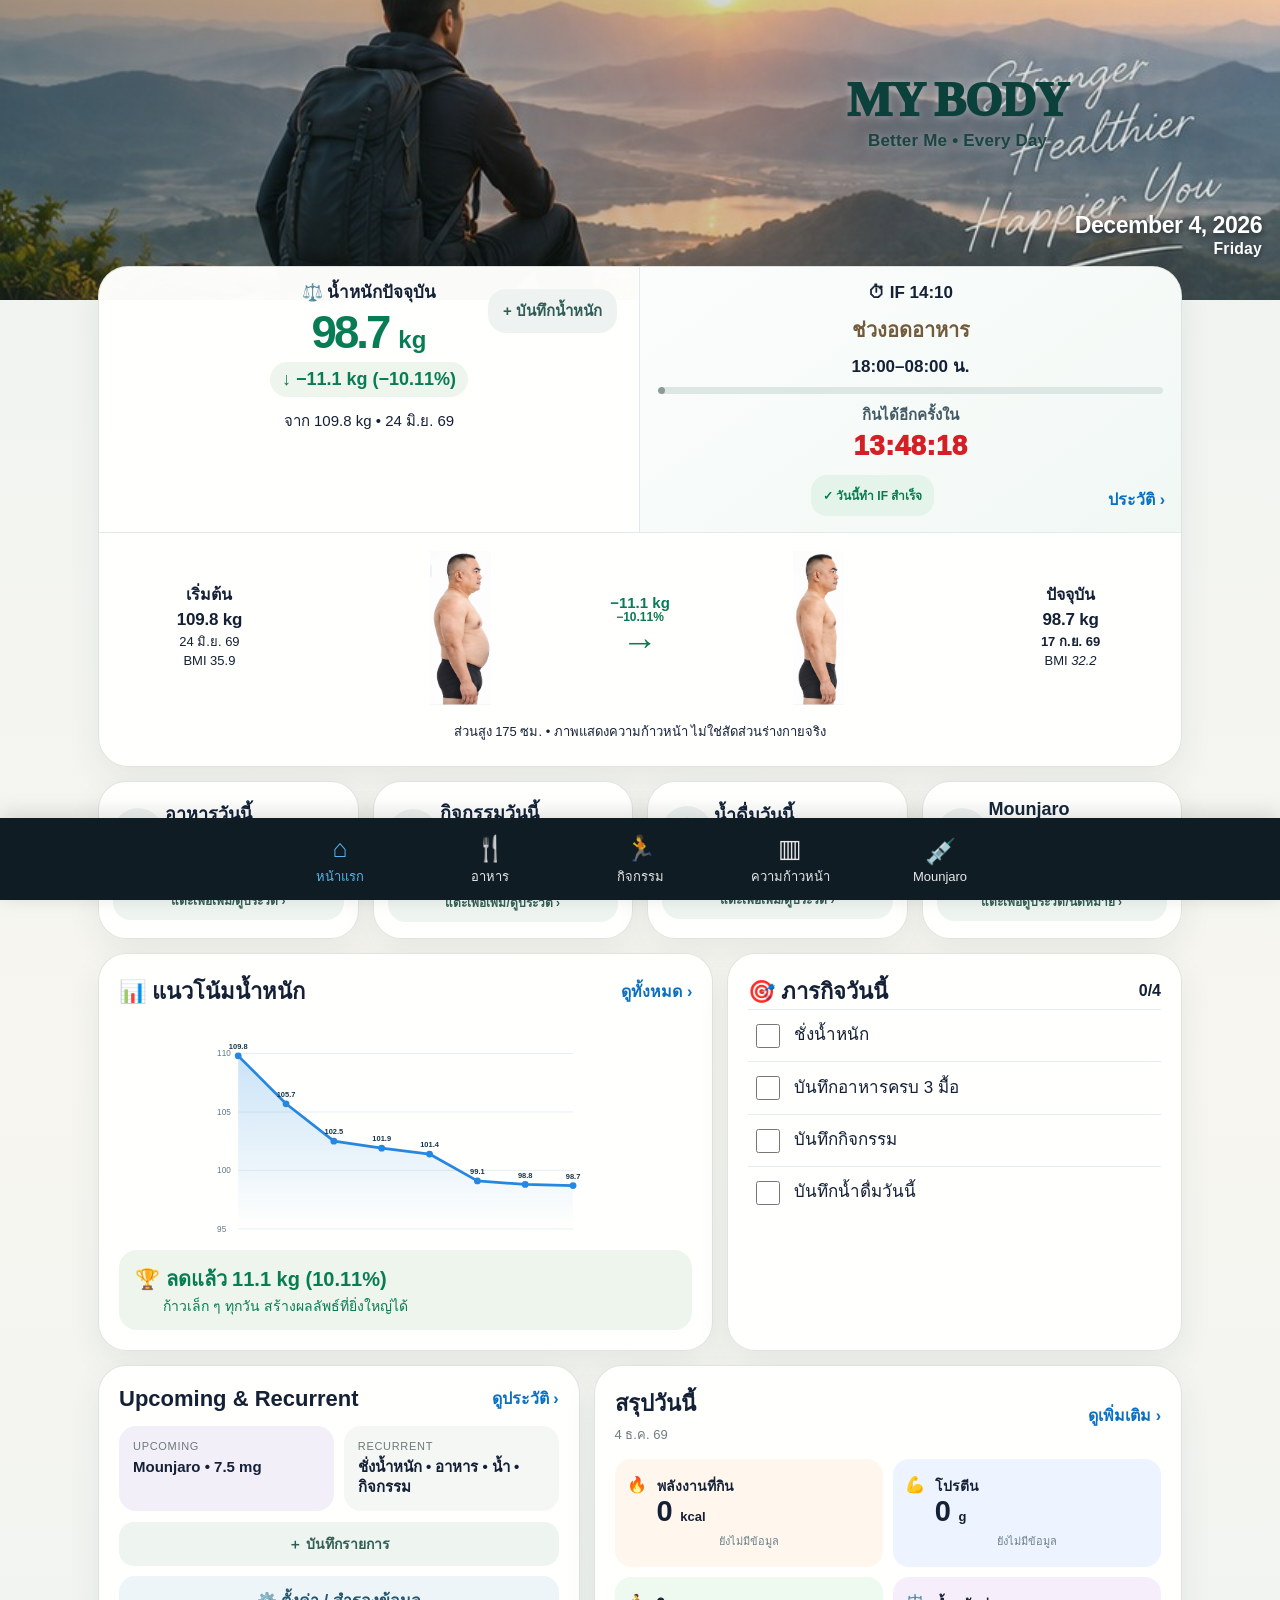
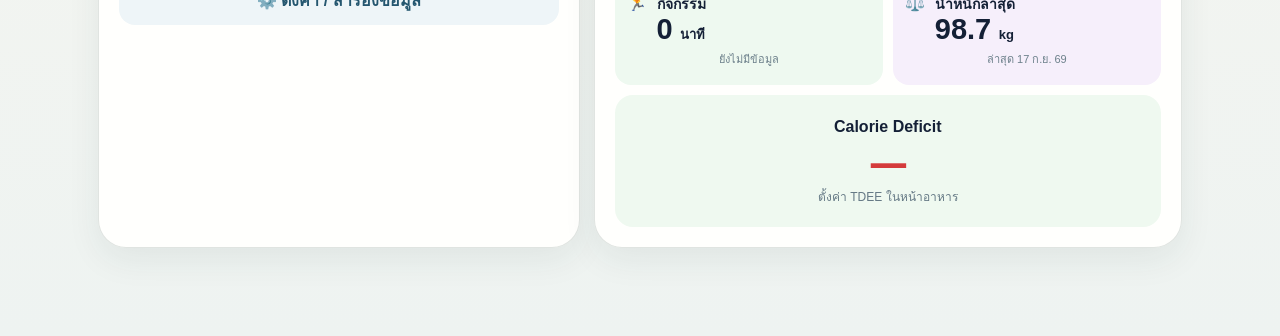
<file: index.html>
<!doctype html><html lang="th"><head><meta charset="utf-8"><meta name="viewport" content="width=device-width,initial-scale=1,viewport-fit=cover,user-scalable=no"><meta name="theme-color" content="#173548"><meta http-equiv="Cache-Control" content="no-cache, no-store, must-revalidate"><meta http-equiv="Pragma" content="no-cache"><meta http-equiv="Expires" content="0"><title>MY BODY V2.5</title><link rel="manifest" href="manifest.json?v=2.5"><link rel="stylesheet" href="style.css?v=2.5"><link rel="icon" type="image/png" sizes="32x32" href="favicon-32.png?v=2.5"><link rel="apple-touch-icon" href="apple-touch-icon.png?v=2.5"><meta name="apple-mobile-web-app-capable" content="yes"></head><body>
<div id="app">
<header class="hero"><div class="heroText"><h1>MY BODY</h1><small>Better Me • Every Day</small></div><button class="dateCard" onclick="openDay()"><b id="todayDate"></b><span id="dow"></span></button></header>
<main>
<section class="card progressHero" onclick="openSection('weight')"><div class="topHealthSplit"><div class="weightBlock"><span class="eyebrow">⚖️ น้ำหนักปัจจุบัน</span><div class="weightNow"><b id="currentWeight">98.7</b><small>kg</small></div><div class="loss" id="lossText">↓ −11.1 kg (−10.11%)</div><p>จาก 109.8 kg • 24 มิ.ย. 69</p><button class="primary" onclick="event.stopPropagation();openAdd('weight')">+ บันทึกน้ำหนัก</button></div><div class="ifBlock" onclick="event.stopPropagation();openSection('if')"><div class="ifHead"><span>⏱ IF 14:10</span></div><b id="ifStatus">ช่วงรับประทานอาหาร</b><p id="ifWindow">08:00–18:00 น.</p><div class="ifProgress" aria-hidden="true"><i id="ifProgressFill"></i></div><span class="ifCountdownLabel" id="ifCountdownLabel">เหลือเวลากินอีก</span><strong id="ifCountdown">กำลังคำนวณ…</strong><button type="button" id="ifMarkBtn" class="ifMarkBtn" onclick="event.stopPropagation();toggleIFToday()">✓ วันนี้ทำ IF สำเร็จ</button><button type="button" class="ifHistoryLink" onclick="event.stopPropagation();openSection('if')">ประวัติ ›</button></div></div><div class="compare"><div><span>เริ่มต้น</span><b>109.8 kg</b><small>24 มิ.ย. 69<br>BMI 35.9</small></div><div class="bodyPhoto start" aria-label="ภาพแสดงความก้าวหน้าช่วงเริ่มต้น"></div><div class="delta"><b id="compareLossKg">−11.1 kg</b><span id="compareLossPct">−10.11%</span><em>→</em></div><div class="bodyPhoto now" aria-label="ภาพแสดงความก้าวหน้าปัจจุบัน"></div><div><span>ปัจจุบัน</span><b id="compareNow">98.7 kg</b><small><span id="compareDate">17 ก.ย. 69</span><br>BMI <i id="bmiNow">32.2</i></small></div><p>ส่วนสูง 175 ซม. • ภาพแสดงความก้าวหน้า ไม่ใช่สัดส่วนร่างกายจริง</p></div></section>
<section class="quickGrid"><button class="quick food" onclick="openSection('food')"><i>🍴</i><span>อาหารวันนี้</span><b id="mealCount">0 / 3 มื้อ</b><em>แตะเพื่อเพิ่ม/ดูประวัติ ›</em></button><button class="quick activity" onclick="openSection('activity')"><i>🏃</i><span>กิจกรรมวันนี้</span><b id="activityToday">0 นาที</b><em>แตะเพื่อเพิ่ม/ดูประวัติ ›</em></button><button class="quick water" onclick="openSection('water')"><i>💧</i><span>น้ำดื่มวันนี้</span><b id="waterToday">0 mL</b><em>แตะเพื่อเพิ่ม/ดูประวัติ ›</em></button><button class="quick mounjaro" onclick="openSection('mounjaro')"><i>💉</i><span>Mounjaro</span><b><small>Upcoming</small> 7.5 mg</b><em>แตะเพื่อดูประวัติ/นัดหมาย ›</em></button></section>
<section class="twoCol"><article class="card chartCard" onclick="openSection('weight')"><div class="head"><h2>📊 แนวโน้มน้ำหนัก</h2><span>ดูทั้งหมด ›</span></div><div id="chart"></div><div class="achievement">🏆 <b id="achievementLoss">ลดแล้ว 11.1 kg (10.11%)</b><small>ก้าวเล็ก ๆ ทุกวัน สร้างผลลัพธ์ที่ยิ่งใหญ่ได้</small></div></article><article class="card mission"><div class="head"><h2>🎯 ภารกิจวันนี้</h2><b id="score">0/4</b></div><label><input type="checkbox" data-task="weight"> ชั่งน้ำหนัก</label><label><input type="checkbox" data-task="food"> บันทึกอาหารครบ 3 มื้อ</label><label><input type="checkbox" data-task="activity"> บันทึกกิจกรรม</label><label><input type="checkbox" data-task="water"> บันทึกน้ำดื่มวันนี้</label></article></section>
<section class="twoCol lower"><article class="card upcomingCard" onclick="openSection('planner')"><div class="head"><h2>Upcoming &amp; Recurrent</h2><span>ดูประวัติ ›</span></div><div class="planPreview"><div><small>UPCOMING</small><b id="upcomingPreview">Mounjaro • 7.5 mg</b></div><div><small>RECURRENT</small><b>ชั่งน้ำหนัก • อาหาร • น้ำ • กิจกรรม</b></div></div><button class="planAdd" onclick="event.stopPropagation();openAdd('planner')">＋ บันทึกรายการ</button><button class="dataTransferBtn" onclick="event.stopPropagation();openBackup()">⚙️ ตั้งค่า / สำรองข้อมูล</button></article><article class="card summary summary19"><div class="head"><div><h2>สรุปวันนี้</h2><small id="summaryDate"></small></div><span onclick="openDay()">ดูเพิ่มเติม ›</span></div><div class="metricGrid19"><p>🔥<span>พลังงานที่กิน</span><b id="kcalToday">0</b><small>kcal</small><em id="kcalDelta">ยังไม่มีข้อมูล</em></p><p>💪<span>โปรตีน</span><b id="proteinToday">0</b><small>g</small><em id="proteinDelta">ยังไม่มีข้อมูล</em></p><p>🏃<span>กิจกรรม</span><b id="sumActivity">0</b><small>นาที</small><em id="activityDelta">ยังไม่มีข้อมูล</em></p><p class="weightMetric" onclick="openSection('weight')">⚖️<span>น้ำหนักล่าสุด</span><b id="summaryWeight">—</b><small>kg</small><em id="summaryWeightDate">—</em></p></div><div class="deficitOnlyCard" onclick="openSection('food')"><span>Calorie Deficit</span><b id="deficitToday">—</b><small id="deficitHint">ตั้งค่า TDEE ในหน้าอาหาร</small></div></article></section>
</main>
<nav><button class="active" onclick="home()">⌂<span>หน้าแรก</span></button><button onclick="openSection('food')">🍴<span>อาหาร</span></button><button onclick="openSection('activity')">🏃<span>กิจกรรม</span></button><button onclick="openSection('weight')">▥<span>ความก้าวหน้า</span></button><button onclick="openSection('mounjaro')">💉<span>Mounjaro</span></button></nav>
</div>
<div id="sheet" class="sheet hidden"><div class="sheetPanel"><div class="sheetTop"><button onclick="closeSheet()">‹ กลับ</button><h2 id="sheetTitle"></h2><button id="addBtn" class="addBtn">＋ เพิ่ม</button></div><div id="sheetBody"></div></div></div>
<div id="modal" class="modal hidden"><form id="entryForm"><div class="modalCard"><div class="modalHead"><h2 id="modalTitle">บันทึก</h2><button type="button" onclick="closeModal()">✕</button></div><div id="formFields"></div><button class="save" type="submit">บันทึกข้อมูล</button></div></form></div>
<script src="app.js?v=2.5"></script></body></html>
</file>
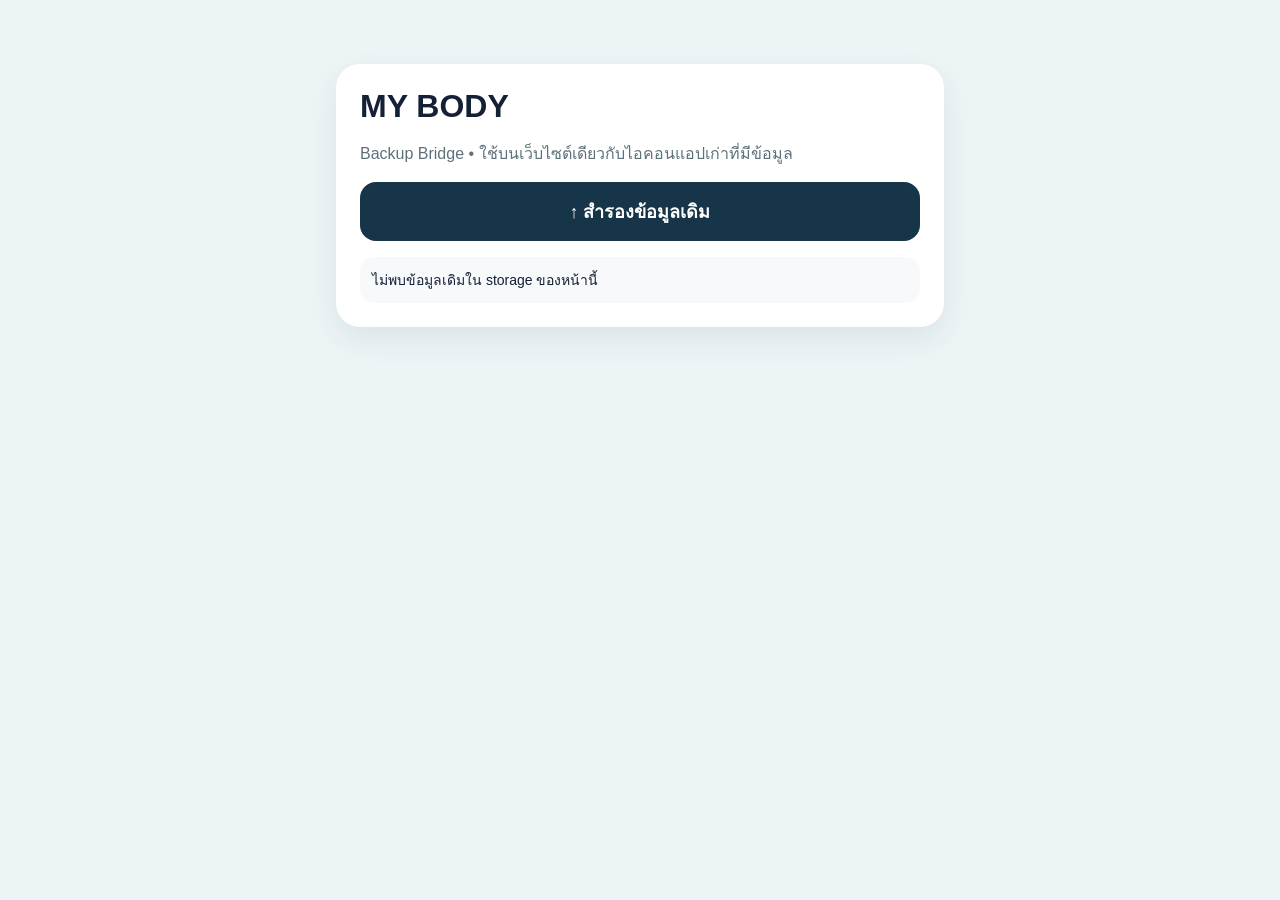
<file: backup.html>
<!doctype html><html lang="th"><head><meta charset="utf-8"><meta name="viewport" content="width=device-width,initial-scale=1,viewport-fit=cover"><meta http-equiv="Cache-Control" content="no-store"><title>MY BODY Backup Bridge</title><style>body{font-family:-apple-system,BlinkMacSystemFont,"Noto Sans Thai",sans-serif;background:#edf4f6;color:#142036;margin:0;padding:24px}.box{max-width:560px;margin:40px auto;background:white;border-radius:24px;padding:24px;box-shadow:0 12px 30px #17354816}.box h1{margin:0 0 8px}.box p{color:#5d717b}.box button{width:100%;border:0;border-radius:16px;padding:15px;background:#173548;color:#fff;font-size:18px;font-weight:900}.status{margin-top:16px;padding:12px;border-radius:14px;background:#f7f9fa;font-size:14px}</style></head><body><div class="box"><h1>MY BODY</h1><p>Backup Bridge • ใช้บนเว็บไซต์เดียวกับไอคอนแอปเก่าที่มีข้อมูล</p><button onclick="exportData()">↑ สำรองข้อมูลเดิม</button><div class="status" id="status">ยังไม่ได้ตรวจข้อมูล</div></div><script>const KEY='mybody_v12_data';const s=document.getElementById('status');function count(o){return `น้ำหนัก ${(o.weights||[]).length} • อาหาร ${(o.foods||[]).length} • กิจกรรม ${(o.activities||[]).length} • น้ำ ${(o.water||[]).length} • Mounjaro ${(o.shots||[]).length}`};try{const r=localStorage.getItem(KEY);s.textContent=r?'พบข้อมูล: '+count(JSON.parse(r)):'ไม่พบข้อมูลเดิมใน storage ของหน้านี้';}catch(e){s.textContent='อ่านข้อมูลไม่ได้'}async function exportData(){try{const raw=localStorage.getItem(KEY);if(!raw){alert('ไม่พบข้อมูลเดิมในหน้านี้');return}const data=JSON.parse(raw),payload={app:'MY BODY',format:1,version:'1.9.5-bridge',exportedAt:new Date().toISOString(),storageKey:KEY,data},text=JSON.stringify(payload,null,2),blob=new Blob([text],{type:'application/json'}),name='MY-BODY-backup.json';if(typeof File!=='undefined'&&navigator.share&&navigator.canShare){const f=new File([blob],name,{type:'application/json'});if(navigator.canShare({files:[f]})){try{await navigator.share({files:[f],title:'MY BODY Backup'});return}catch(e){if(e&&e.name==='AbortError')return}}}const u=URL.createObjectURL(blob),a=document.createElement('a');a.href=u;a.download=name;document.body.appendChild(a);a.click();a.remove();setTimeout(()=>URL.revokeObjectURL(u),1500)}catch(e){alert('สำรองไม่สำเร็จ')}}</script></body></html>
</file>
<file: style.css>
*{box-sizing:border-box}html,body{margin:0;font-family:-apple-system,BlinkMacSystemFont,"Noto Sans Thai","Segoe UI",sans-serif;color:#142036;background:#edf4f6}body{padding-bottom:88px}button,input,select,textarea{font:inherit}.hero{height:285px;position:relative;overflow:hidden;background:linear-gradient(155deg,#1d4a67 0%,#476a72 46%,#d59b56 100%);color:#fff;padding:34px 28px}.sun{position:absolute;width:90px;height:90px;border-radius:50%;right:27%;top:60px;background:radial-gradient(circle,#fffbd2 0,#ffd67a 20%,rgba(255,199,83,.25) 48%,transparent 70%)}.ridge{position:absolute;left:-10%;width:120%;height:180px;border-radius:50% 55% 0 0;transform:rotate(-3deg)}.r1{bottom:-80px;background:#29485a;opacity:.78}.r2{bottom:-118px;background:#173443;opacity:.9;transform:rotate(3deg)}.person{position:absolute;right:19%;bottom:15px;width:84px;height:125px;opacity:.88}.person:before{content:"";position:absolute;top:0;left:29px;width:30px;height:30px;border-radius:50%;background:#101f2b}.person i{position:absolute;top:25px;left:17px;width:55px;height:68px;border-radius:45% 45% 25% 25%;background:#101f2b}.person:after{content:"";position:absolute;top:82px;left:8px;width:78px;height:25px;border-radius:50%;background:#101f2b;transform:rotate(-10deg)}.heroText{position:relative;z-index:2}.hero h1{font-size:52px;margin:0;font-weight:900;letter-spacing:-1px}.hero p{font-size:28px;margin:12px 0 4px;font-weight:650}.hero small{font-size:18px;font-style:italic;opacity:.9}.dateCard{position:absolute;z-index:3;right:24px;top:30px;width:185px;border:0;border-radius:28px;background:rgba(255,255,255,.96);padding:16px;color:#13213b;box-shadow:0 12px 30px #0002}.dateCard span{display:block;font-size:21px;font-weight:800}.dateCard b{display:block;font-size:26px;line-height:1.2;margin:3px 0 9px}.dateCard em{display:block;border-top:2px solid #70c56d;padding-top:8px;font-size:13px;font-style:normal;color:#3b5260}main{max-width:1120px;margin:-28px auto 0;padding:0 18px;position:relative;z-index:4}.card,.quick{background:#fff;border:1px solid #dfe9ee;border-radius:28px;box-shadow:0 10px 28px rgba(32,63,78,.08)}.progressHero{display:grid;grid-template-columns:34% 66%;overflow:hidden}.weightBlock{padding:26px 28px;border-right:1px solid #e1eaee}.eyebrow{font-size:22px;font-weight:800}.weightNow{display:flex;align-items:baseline;gap:10px;margin:8px 0}.weightNow b{font-size:76px;line-height:1;color:#078a56;letter-spacing:-3px}.weightNow small{font-size:30px;font-weight:800;color:#078a56}.loss{display:inline-block;background:#ebfae9;color:#078a56;padding:8px 14px;border-radius:18px;font-size:23px;font-weight:800}.weightBlock p{font-size:17px}.primary,.quick em{border:0;background:#dff2ff;color:#0964aa;border-radius:18px;padding:12px 18px;font-weight:750}.compare{padding:22px 24px;display:grid;grid-template-columns:1fr 82px 1fr 65px 1fr;align-items:center;text-align:center;gap:9px}.compare>div:not(.bodyIcon):not(.delta){display:flex;flex-direction:column;gap:4px}.compare span{font-weight:800}.compare b{font-size:22px}.compare small{font-size:15px;line-height:1.5}.compare>p{grid-column:1/-1;margin:0;font-size:13px}.delta{color:#078a56;display:flex;flex-direction:column}.delta b{font-size:25px}.delta em{font-size:40px;font-style:normal}.bodyIcon{height:126px;position:relative}.bodyIcon:before{content:"";position:absolute;left:50%;top:0;transform:translateX(-50%);width:31px;height:31px;border-radius:50%;background:#344e63}.bodyIcon i{position:absolute;left:50%;top:28px;transform:translateX(-50%);height:68px;background:#344e63;border-radius:42% 42% 30% 30%}.bodyIcon:after{content:"";position:absolute;left:50%;top:88px;transform:translateX(-50%);width:43px;height:38px;border-left:12px solid #344e63;border-right:12px solid #344e63}.bodyIcon.start i{width:66px}.bodyIcon.start:after{width:58px}.bodyIcon.now i{width:45px}.bodyIcon.now:after{width:42px}.quickGrid{display:grid;grid-template-columns:repeat(4,1fr);gap:14px;margin-top:14px}.quick{border:0;padding:18px;text-align:left;min-height:164px;display:grid;grid-template-columns:52px 1fr;grid-template-rows:auto auto auto;align-items:center;cursor:pointer}.quick>i{grid-row:1/3;width:48px;height:48px;border-radius:50%;display:grid;place-items:center;font-style:normal;font-size:25px;background:#eaf5f4}.quick span{font-size:20px;font-weight:850}.quick b{font-size:23px}.quick em{grid-column:1/-1;text-align:center;margin-top:12px;font-style:normal;font-size:14px}.mounjaro span,.mounjaro b{color:#6d2da4}.twoCol{display:grid;grid-template-columns:1.15fr .85fr;gap:14px;margin-top:14px}.twoCol>.card{padding:20px}.head{display:flex;justify-content:space-between;align-items:center;gap:10px}.head h2{margin:0;font-size:22px}.head span{color:#0b6fc2;font-weight:700}#chart{height:235px;margin-top:10px}.achievement{background:#eaf9e9;color:#087b4c;border-radius:18px;padding:13px 16px;font-size:20px}.achievement small{display:block;margin-left:28px;font-size:14px}.mission label{display:block;padding:13px 5px;border-top:1px solid #e5edf1;font-size:17px}.mission input{width:23px;height:23px;vertical-align:middle;margin-right:9px}.lower{grid-template-columns:1fr 1fr}.quote p{background:#f5f8fa;border-radius:18px;padding:20px;font-size:19px;margin-bottom:0}.summary>div:last-child{display:grid;grid-template-columns:repeat(3,1fr);gap:10px;margin-top:14px}.summary p{margin:0;text-align:center;padding:14px 8px;border-radius:16px;background:#fff5e9}.summary p:nth-child(2){background:#edf3ff}.summary p:nth-child(3){background:#eaf9ef}.summary b,.summary small{display:block}.summary b{font-size:25px}.summary small{font-size:13px}nav{position:fixed;z-index:20;bottom:0;left:0;right:0;height:82px;padding-bottom:env(safe-area-inset-bottom);background:#0d1b25;display:flex;justify-content:center;box-shadow:0 -4px 20px #0002}nav button{width:min(19%,150px);border:0;background:transparent;color:#fff;font-size:25px;padding:10px 4px 7px;opacity:.9}nav button span{display:block;font-size:13px;margin-top:3px}nav button.active{color:#5ec4ff}.sheet{position:fixed;z-index:40;inset:0;background:#edf4f6;overflow:auto;padding-bottom:30px}.hidden{display:none!important}.sheetPanel{max-width:760px;margin:auto;min-height:100vh;background:#f4f8fa}.sheetTop{position:sticky;top:0;z-index:3;background:rgba(255,255,255,.96);backdrop-filter:blur(15px);display:grid;grid-template-columns:90px 1fr 90px;align-items:center;padding:16px 14px;border-bottom:1px solid #dfe8ed}.sheetTop h2{text-align:center;margin:0;font-size:22px}.sheetTop button{border:0;background:transparent;color:#086bb6;font-weight:750}.sheetTop .addBtn{background:#dff2ff;border-radius:14px;padding:8px}.sectionHero{padding:24px;background:linear-gradient(145deg,#173f57,#4c747a);color:#fff}.sectionHero b{font-size:45px;display:block}.sectionHero p{margin-bottom:0}.historyList{padding:14px}.historyItem{background:#fff;border-radius:20px;padding:16px;margin-bottom:10px;box-shadow:0 5px 16px #173b4b0c;display:grid;grid-template-columns:1fr auto;gap:5px 12px}.historyItem b{font-size:18px}.historyItem small{color:#657985}.historyItem .value{grid-row:1/3;grid-column:2;font-size:20px;font-weight:850;color:#087e50;align-self:center}.foodPhoto{width:66px;height:66px;object-fit:cover;border-radius:14px;grid-row:1/4}.historyItem.withPhoto{grid-template-columns:66px 1fr auto}.historyItem.withPhoto .value{grid-column:3}.empty{text-align:center;color:#72838d;padding:50px 20px}.modal{position:fixed;z-index:60;inset:0;background:#10222e99;display:grid;place-items:end center;padding:15px}.modalCard{width:min(100%,600px);background:#fff;border-radius:28px;padding:20px;max-height:90vh;overflow:auto}.modalHead{display:flex;justify-content:space-between;align-items:center}.modalHead h2{margin:0}.modalHead button{border:0;background:#edf3f6;width:36px;height:36px;border-radius:50%}.field{margin:14px 0}.field label{display:block;font-weight:800;margin-bottom:6px}.field input,.field select,.field textarea{width:100%;padding:13px;border:1px solid #ccd9df;border-radius:14px;background:#fbfdfe;font-size:17px}.field textarea{min-height:80px}.save{width:100%;border:0;border-radius:16px;padding:14px;background:#078a56;color:#fff;font-weight:850;font-size:18px}.danger{color:#c53b3b;border:0;background:transparent;font-weight:700}.note{font-size:13px;color:#657985}.pill{display:inline-block;padding:5px 9px;border-radius:99px;background:#edf4f7;font-size:12px;margin-right:5px}
@media(max-width:760px){.hero{height:260px;padding:28px 20px}.hero h1{font-size:42px}.hero p{font-size:23px;max-width:52%}.hero small{font-size:15px}.dateCard{right:14px;top:24px;width:160px;padding:13px}.dateCard b{font-size:23px}.person{right:30%;opacity:.65}.progressHero{grid-template-columns:1fr}.weightBlock{border-right:0;border-bottom:1px solid #e1eaee;padding:22px}.weightNow b{font-size:68px}.compare{grid-template-columns:1fr 58px .8fr 52px 1fr;padding:18px 10px}.compare b{font-size:18px}.delta b{font-size:19px}.bodyIcon{height:105px}.bodyIcon:after{top:76px;height:29px}.bodyIcon i{height:57px}.quickGrid{grid-template-columns:1fr 1fr}.quick{min-height:145px;padding:14px}.quick span{font-size:18px}.twoCol,.lower{grid-template-columns:1fr}.twoCol>.card{padding:17px}main{padding:0 12px}.card,.quick{border-radius:24px}.dateCard em{font-size:11px}nav{height:78px}nav button{font-size:22px}nav button span{font-size:11px}}
@media(max-width:390px){.hero h1{font-size:38px}.dateCard{width:148px}.hero p{font-size:21px}.weightNow b{font-size:62px}.compare{grid-template-columns:1fr 48px .8fr 44px 1fr}.compare small{font-size:12px}.compare b{font-size:16px}.quick span{font-size:17px}}
/* V1.3 — Private Health / MY FINANCE-inspired refinement */
:root{--ink:#132239;--muted:#6e7d82;--ivory:#f7f6f0;--sage:#e9efea;--green:#087c55;--line:#e3e7e3;--nav:#101c23}
body{background:linear-gradient(180deg,#eef3f1 0%,#f7f6f0 55%,#eef3f1 100%)}
.hero{height:278px;background:linear-gradient(155deg,#193f55 0%,#47656a 48%,#b48a56 100%);padding:36px 30px}
.hero:after{content:"";position:absolute;inset:0;background:linear-gradient(90deg,rgba(8,25,36,.28),transparent 55%,rgba(24,31,26,.08));pointer-events:none}
.heroText{z-index:4}.hero h1{font-size:54px;letter-spacing:-1.8px}.heroText small{display:block;margin-top:12px;font-size:19px;font-style:normal;font-weight:600;letter-spacing:.3px;color:rgba(255,255,255,.9)}
.dateCard{z-index:5;top:34px;right:28px;width:230px;min-height:112px;border:1px solid rgba(255,255,255,.7);border-radius:24px;padding:16px 20px;background:rgba(250,249,245,.96);box-shadow:0 18px 45px rgba(10,27,35,.20);white-space:nowrap}
.dateCard span{font-size:20px;color:#56656c;letter-spacing:.2px}.dateCard b{font-size:29px;line-height:1.15;margin:6px 0 0;color:var(--ink);letter-spacing:-.5px;white-space:nowrap}
main{margin-top:-34px}.card,.quick{border:1px solid rgba(221,226,222,.9);box-shadow:0 12px 34px rgba(34,54,58,.07);background:rgba(255,255,253,.98)}
.progressHero{border-radius:30px}.weightNow b,.weightNow small,.loss,.delta{color:var(--green)}.loss{background:#edf5ec}.primary,.quick em{background:#eef3f1;color:#315d57}.quick{transition:transform .15s ease,box-shadow .15s ease}.quick:active{transform:scale(.985)}
.quick>i{background:#eef3f1}.quick span{color:var(--ink)}.quick em{font-size:13px}.mounjaro span,.mounjaro b{color:#5d456e}
.achievement{background:#edf5ec;color:var(--green)}.quote p{background:#f6f5f0}.summary p{background:#f8f3ea}.summary p:nth-child(2){background:#f0f2f1}.summary p:nth-child(3){background:#edf5ec}
nav{background:var(--nav)}
.sectionHero{background:linear-gradient(145deg,#173c4e,#526d69)}
.historyItem{border:1px solid #e5e9e5;box-shadow:0 5px 18px rgba(31,52,55,.045)}
.dayCard{background:#fff;border:1px solid #e1e7e3;border-radius:22px;padding:0;margin-bottom:14px;overflow:hidden;box-shadow:0 7px 22px rgba(30,52,55,.05)}
.dayCardHead{display:flex;justify-content:space-between;align-items:center;padding:16px 17px;background:#f7f7f3;border-bottom:1px solid #e6e9e6}.dayCardHead b{font-size:20px}.dayCardHead span{font-size:13px;color:#718087}
.mealRow{display:grid;grid-template-columns:76px 1fr auto;gap:10px;padding:13px 17px;border-bottom:1px solid #edf0ed;align-items:start}.mealRow:last-child{border-bottom:0}.mealRow strong{font-size:15px;color:#52636a}.mealRow p{margin:0;line-height:1.5;font-size:16px}.mealRow em{font-style:normal;color:#087c55;font-weight:750;font-size:13px;white-space:nowrap}.dayTotal{padding:12px 17px;background:#f1f5f1;color:#41625c;font-size:13px;text-align:right}
@media(max-width:760px){.hero{height:248px;padding:30px 20px}.hero h1{font-size:44px}.heroText small{font-size:16px;margin-top:8px}.dateCard{right:15px;top:27px;width:188px;min-height:96px;padding:13px 14px;border-radius:22px}.dateCard span{font-size:17px}.dateCard b{font-size:23px}.person{right:26%;opacity:.58}.progressHero{border-radius:26px}}
@media(max-width:390px){.hero h1{font-size:39px}.dateCard{width:176px}.dateCard b{font-size:21px}.heroText small{font-size:14px}}
/* V1.6 visual master — premium, compact, image-led */
.hero{height:300px;background-image:linear-gradient(90deg,rgba(8,31,34,.34),rgba(8,31,34,.05)),url('hero.jpg');background-size:cover;background-position:center 48%;padding:34px 30px}
.hero:after{display:none}.heroText{filter:drop-shadow(0 2px 8px rgba(0,0,0,.25))}.hero h1{font-family:Georgia,"Times New Roman",serif;font-size:46px;font-weight:500;letter-spacing:-1px}.hero small{font-style:normal;font-size:18px;font-weight:500}.dateCard{background:rgba(255,255,255,.93);border:1px solid rgba(255,255,255,.65);box-shadow:0 14px 38px rgba(18,48,42,.15);backdrop-filter:blur(12px);-webkit-backdrop-filter:blur(12px)}
.progressHero{grid-template-columns:42% 58%}.weightBlock{padding:22px 26px}.eyebrow{font-size:19px}.weightNow b{font-size:64px}.weightNow small{font-size:25px}.loss{font-size:19px;padding:7px 12px}.weightBlock p{font-size:15px}.primary{font-size:15px;padding:10px 15px}
.compare{grid-template-columns:1fr 78px .85fr 78px 1fr;padding:18px 18px;gap:8px}.compare b{font-size:19px}.compare small{font-size:13px}.delta b{font-size:20px}.delta span{font-size:14px}.delta em{font-size:34px}.bodyPhoto{height:120px;background-repeat:no-repeat;background-size:contain;background-position:center}.bodyPhoto.start{background-image:url('body-start.png')}.bodyPhoto.now{background-image:url('body-now.png')}
.quick{min-height:145px;padding:16px}.quick span{font-size:18px}.quick b{font-size:20px;color:#0c6d52}.quick em{font-size:13px;padding:10px 12px;background:#eef4f0;color:#315e54}.quick>i{width:44px;height:44px;font-size:22px}.mounjaro b{font-size:17px!important;line-height:1.35;color:#15273b!important}.mounjaro b small{display:block;font-size:13px;font-weight:650;color:#6f7b7e;margin-bottom:2px}.mounjaro span{color:#15273b!important}.mounjaro em{color:#315e54!important}
@media(max-width:760px){.hero{height:285px;padding:30px 20px;background-position:center}.hero h1{font-size:42px}.hero small{font-size:16px}.dateCard{width:176px}.dateCard b{font-size:21px;white-space:nowrap}.progressHero{grid-template-columns:1fr}.weightBlock{padding:20px 22px}.weightNow b{font-size:60px}.compare{grid-template-columns:1fr 74px .72fr 74px 1fr;padding:15px 10px}.bodyPhoto{height:112px}.quick{min-height:132px}.quick span{font-size:17px}.quick b{font-size:19px}.quick em{font-size:12px}}
@media(max-width:390px){.hero h1{font-size:38px}.dateCard{width:164px}.dateCard b{font-size:19px}.compare{grid-template-columns:1fr 62px .7fr 62px 1fr}.bodyPhoto{height:100px}.compare b{font-size:16px}.compare small{font-size:11px}}
/* V1.6 Upcoming & Recurrent */
.upcomingCard{cursor:pointer}.planPreview{display:grid;grid-template-columns:1fr 1fr;gap:10px;margin-top:14px}.planPreview>div{padding:14px;border-radius:17px;background:#f5f7f4}.planPreview>div:first-child{background:#f3eff8}.planPreview small{display:block;font-size:11px;letter-spacing:.7px;color:#6c7a78;margin-bottom:5px}.planPreview b{font-size:15px;line-height:1.35}.planAdd{margin-top:11px;width:100%;border:0;border-radius:15px;padding:11px;background:#eef4f0;color:#315e54;font-weight:800;font-size:14px}.plannerRow{background:#fff;border-radius:19px;padding:15px;margin-bottom:10px;box-shadow:0 5px 16px #173b4b0c;display:grid;grid-template-columns:1fr auto;gap:4px 12px}.plannerRow small{display:block;color:#687b80;margin-top:4px}.plannerRow em{font-style:normal;font-weight:800;color:#087e50;align-self:center}.plannerTag{display:inline-block;font-size:10px;padding:4px 7px;border-radius:99px;background:#edf4f1;color:#315e54;margin-right:6px}.plannerTag.up{background:#f1eafa;color:#654579}
@media(max-width:760px){.planPreview{grid-template-columns:1fr}.upcomingCard .head h2{font-size:20px}}
/* V1.6 — locked visual: image-first hero + centered weight */
.heroText{position:absolute;z-index:4;right:28px;left:auto;top:38px;width:46%;text-align:center;color:#0c3b37;filter:drop-shadow(0 1px 4px rgba(255,255,255,.35))}
.hero h1{margin:0;font-family:Georgia,"Times New Roman",serif;font-size:48px;font-weight:500;line-height:1;color:#0b403b;white-space:nowrap}
.heroText small{display:block;margin-top:7px;font-size:17px;font-style:normal;font-weight:600;color:#123f3b;white-space:nowrap}
.dateCard{top:126px;right:34px;width:auto;min-width:220px;min-height:0;padding:12px 18px;border-radius:22px;text-align:center}
.dateCard span{display:inline;font-size:17px;color:#284d49;margin-right:7px}.dateCard b{display:inline;font-size:20px;line-height:1;margin:0;color:#132239;white-space:nowrap}
.progressHero{display:block}.weightBlock{position:relative;text-align:center;padding:20px 26px 18px;border-right:0;border-bottom:1px solid #e1eaee}.eyebrow{display:block;font-size:19px}.weightNow{justify-content:center;margin:6px 0}.weightNow b{font-size:60px}.weightNow small{font-size:24px}.loss{font-size:18px}.weightBlock p{margin:12px 0;font-size:15px}.weightBlock .primary{position:absolute;right:22px;top:22px}
.compare{grid-template-columns:1fr 112px .72fr 112px 1fr;padding:18px 22px 12px;gap:10px}.bodyPhoto{height:154px}.compare b{font-size:19px}.compare small{font-size:13px}.delta b{font-size:20px}.delta em{font-size:38px}.compare>p{margin-top:2px}
@media(max-width:760px){.hero{height:300px;background-position:center 48%}.heroText{right:16px;top:34px;width:50%}.hero h1{font-size:39px}.heroText small{font-size:14px}.dateCard{top:105px;right:18px;min-width:184px;padding:10px 12px}.dateCard span{font-size:14px}.dateCard b{font-size:17px}.weightBlock{padding:18px 16px 16px}.weightBlock .primary{right:15px;top:17px;font-size:13px;padding:9px 12px}.weightNow b{font-size:57px}.compare{grid-template-columns:1fr 82px .68fr 82px 1fr;padding:14px 8px 10px}.bodyPhoto{height:130px}.compare b{font-size:16px}.compare small{font-size:11px}.delta b{font-size:18px}.delta span{font-size:12px}.delta em{font-size:32px}}
@media(max-width:390px){.heroText{right:13px;width:52%}.hero h1{font-size:35px}.heroText small{font-size:12px}.dateCard{right:14px;top:98px;min-width:174px}.dateCard b{font-size:16px}.weightBlock .primary{position:static;margin-top:5px}.compare{grid-template-columns:1fr 72px .65fr 72px 1fr}.bodyPhoto{height:118px}}

/* V1.7.1 */
.summary em{display:block;font-size:11px;font-style:normal;color:#667a84;margin-top:7px}.deficitMini{margin-top:12px!important;padding:12px 14px;border-radius:16px;background:#edf5ec;display:grid!important;grid-template-columns:1fr auto;align-items:center;cursor:pointer}.deficitMini span{font-weight:800}.deficitMini b{font-size:18px;color:#078a56}.deficitMini small{grid-column:1/-1;text-align:left;margin-top:3px}.nutritionDash{margin:14px;background:#fff;border:1px solid #dfe9ee;border-radius:26px;box-shadow:0 10px 28px rgba(32,63,78,.08);padding:20px;display:grid;grid-template-columns:1fr 1fr auto;gap:16px;align-items:center}.nutritionDash>div{padding:10px}.nutritionDash small,.nutritionDash span{display:block;color:#607681}.nutritionDash b{display:block;font-size:34px;color:#078a56;margin:5px 0}.nutritionDash .defRing{border-left:1px solid #e2eaed}.nutritionDash button{border:0;border-radius:16px;background:#e6f2ee;color:#245d50;padding:12px;font-weight:800}.calorieNote{background:#f4f7f8;border-radius:16px;padding:14px}.dayTotal{padding:12px 16px;font-weight:850;color:#078a56;text-align:right;border-top:1px solid #e3eaed}.dayCard{background:#fff;border-radius:22px;margin-bottom:14px;overflow:hidden;border:1px solid #dfe7e9}.dayCardHead{display:flex;justify-content:space-between;padding:15px 16px;background:#fbfcfa}.dayCardHead b{font-size:20px}.dayCardHead span{color:#71838b}.mealRow{display:grid;grid-template-columns:100px 1fr auto;gap:10px;padding:13px 16px;border-top:1px solid #e5ecee;align-items:start}.mealRow strong{color:#5d7079}.mealRow p{margin:0}.mealRow em{font-style:normal;color:#078a56;font-weight:800;white-space:nowrap}
@media(max-width:650px){.nutritionDash{grid-template-columns:1fr 1fr}.nutritionDash button{grid-column:1/-1}.nutritionDash b{font-size:27px}.mealRow{grid-template-columns:72px 1fr}.mealRow em{grid-column:2}.summary em{font-size:10px}.deficitMini{grid-template-columns:1fr}.deficitMini b{margin-top:3px}}
.editableMeal{cursor:pointer}.editableMeal:active{background:#f3f8f5}.deleteFoodBtn{width:100%;border:0;border-radius:15px;padding:13px;background:#fff0ef;color:#a83a34;font-weight:800;margin-top:8px}
/* V1.8 — approved Food + editable Activity */
.foodDash18{margin:14px;background:#fff;border:1px solid #dfe8e6;border-radius:28px;box-shadow:0 12px 30px rgba(25,55,62,.07);padding:18px;display:grid;grid-template-columns:1fr 1.25fr;gap:12px;align-items:stretch}.foodIntake,.defGauge{border-radius:22px;padding:18px;background:#f8f4ea}.foodIntake small,.defGauge small,.foodIntake span,.defGauge span{display:block;color:#62757b}.foodIntake b{display:block;font-size:36px;color:#078a56;margin:6px 0}.defGauge{background:linear-gradient(135deg,#eef8ef,#e2f3e7);border:1px solid #b8dec4}.defGauge b{display:block;font-size:28px;color:#078a56;margin:8px 0}.foodDash18>button{grid-column:1/-1;border:0;border-radius:16px;background:#edf4f1;color:#315e54;padding:12px;font-weight:850}.listTitle{display:flex;justify-content:space-between;align-items:center}.listTitle span{font-size:12px;color:#75858b}.dayTotal{display:grid;grid-template-columns:1fr auto;align-items:center;text-align:left}.dayTotal b{font-size:17px}.dayTotal small{grid-column:1/-1;text-align:right;color:#60767b}.mealRow em small{display:block;font-size:10px;color:#60767b;margin-top:3px}.activityRow{background:#fff;border:1px solid #dfe8e6;border-radius:22px;padding:14px;margin-bottom:12px;display:grid;grid-template-columns:1fr auto 42px 42px;gap:8px;align-items:center;box-shadow:0 6px 18px rgba(25,55,62,.045)}.activityInfo b,.activityInfo strong,.activityInfo small{display:block}.activityInfo b{font-size:14px;color:#596d74}.activityInfo strong{font-size:17px;margin-top:2px}.activityInfo small{color:#74868c;margin-top:3px}.activityRow em{font-style:normal;font-size:17px;font-weight:850;color:#078a56;white-space:nowrap}.activityRow button{width:40px;height:40px;border-radius:12px;font-size:18px;font-weight:800}.editAct{border:1px solid #b8dcf4;background:#eaf6ff;color:#1478c8}.delAct{border:1px solid #f1c4c1;background:#fff0ef;color:#c13e36}
@media(max-width:650px){.foodDash18{grid-template-columns:1fr}.foodDash18>button{grid-column:auto}.foodIntake b{font-size:32px}.defGauge b{font-size:24px}.activityRow{grid-template-columns:1fr auto 38px 38px}.activityRow button{width:36px;height:36px}.activityInfo strong{font-size:16px}}
/* V1.9 — approved compact health dashboard */
.versionBadge{display:inline-block;margin-top:10px;padding:4px 9px;border:1px solid #ffffff66;border-radius:999px;font-size:12px;font-style:normal;font-weight:800;letter-spacing:.4px;background:#ffffff22}.summary19{padding:20px!important}.summary19>.head{margin-bottom:14px}.summary19>.head>div>small{display:block;color:var(--muted);margin-top:3px}.metricGrid19{display:grid!important;grid-template-columns:1fr 1fr!important;gap:10px!important;margin:0!important}.summary19 .metricGrid19 p{min-height:132px!important;padding:14px!important;display:grid;grid-template-columns:auto 1fr;grid-template-rows:auto auto auto;column-gap:10px;text-align:left!important;align-content:center}.metricGrid19 p:nth-child(1){background:#fff7ed!important}.metricGrid19 p:nth-child(2){background:#edf4ff!important}.metricGrid19 p:nth-child(3){background:#eef9f0!important}.metricGrid19 p:nth-child(4){background:#f6effb!important}.metricGrid19 p>span{font-size:14px;font-weight:800;align-self:center}.metricGrid19 p>b{grid-column:2;font-size:31px!important;line-height:1}.metricGrid19 p>small{grid-column:2;font-size:14px!important}.metricGrid19 p>em{grid-column:1/-1;margin-top:9px;color:#6d808b;font-size:12px;font-style:normal;text-align:center}.weightMetric{cursor:pointer}.energyStrip19{display:grid;grid-template-columns:.85fr 1.15fr;gap:0;margin-top:10px;background:#eff9f0;border-radius:18px;padding:14px}.energyStrip19>div:first-child{border-right:1px solid #b8d8c5;padding-right:14px}.energyStrip19>div:first-child span{display:block;font-size:13px;font-weight:850}.energyStrip19>div:first-child b{display:inline;font-size:25px}.energyStrip19>div:first-child small{font-size:12px;margin-left:3px}.summary19 .deficitMini{display:block!important;margin:0!important;padding:0 0 0 14px!important;background:transparent!important;text-align:left}.summary19 .deficitMini span{display:block;font-size:13px;font-weight:850}.summary19 .deficitMini b{display:block;color:#078a56;font-size:23px;line-height:1.15;margin:3px 0}.summary19 .deficitMini small{font-size:11px;color:#657985}.mealSummary19{margin-top:12px;border-top:1px solid #e4ebe7;padding-top:12px}.mealSummaryHead{display:flex;justify-content:space-between;align-items:center}.mealSummaryHead>b{font-size:16px}.mealSummaryHead>span{color:#0b6fc2;font-size:12px;font-weight:750}.mealBreakdown19{display:grid;grid-template-columns:repeat(4,1fr);gap:7px;margin-top:9px}.mealMini19{background:#f7f7f4;border-radius:12px;padding:9px 7px}.mealMini19 span{display:block;font-size:11px;font-weight:800}.mealMini19 b{display:block;font-size:15px;margin-top:3px}.mealMini19 small{font-size:10px;color:#6d808b}.mealTotal19{margin-top:9px;padding-top:8px;border-top:1px solid #e4ebe7;font-size:14px}.lower{grid-template-columns:.9fr 1.1fr}@media(max-width:760px){.lower{grid-template-columns:1fr}.summary19{padding:17px!important}.metricGrid19{grid-template-columns:1fr 1fr!important}.energyStrip19{grid-template-columns:1fr 1.25fr}.mealBreakdown19{grid-template-columns:repeat(4,1fr)}}@media(max-width:390px){.mealBreakdown19{grid-template-columns:1fr 1fr}.energyStrip19{grid-template-columns:1fr}.energyStrip19>div:first-child{border-right:0;border-bottom:1px solid #b8d8c5;padding:0 0 10px}.summary19 .deficitMini{padding:10px 0 0!important}}

/* V1.9.5 — planner completion sync hotfix */
.summary19 .deficitMini span{white-space:nowrap;font-size:12px}
.summary19 .deficitMini b{white-space:nowrap;font-size:21px}
@media(max-width:390px){.summary19 .deficitMini span{font-size:11px}.summary19 .deficitMini b{font-size:20px}}

/* V1.9.5 — IF 14:10 status + history */
.topHealthSplit{display:grid;grid-template-columns:60% 40%;border-bottom:1px solid #e1eaee}.topHealthSplit .weightBlock{border:0;border-right:1px solid #e1eaee;border-bottom:0}.ifBlock{padding:20px 22px;text-align:left;display:flex;flex-direction:column;justify-content:center;cursor:pointer;background:linear-gradient(145deg,#fbfdfc,#f1f8f4)}.ifHead{display:flex;align-items:center;justify-content:space-between;gap:8px}.ifHead span{font-size:18px;font-weight:900}.ifHead button{border:0;background:transparent;color:#0b6fc2;font-weight:800;padding:7px}.ifBlock>b{font-size:22px;color:#078a56;margin-top:8px}.ifBlock>p{margin:4px 0;color:#647980;font-size:14px}.ifBlock>strong{font-size:17px;color:#17354a;margin-top:4px}.ifMarkBtn{margin-top:12px;border:0;border-radius:16px;padding:11px 12px;background:#e5f4ea;color:#087b4c;font-weight:850}.ifMarkBtn.done{background:#078a56;color:#fff}.ifMarkBtn.fail{background:#f4f0ea;color:#795f3d}.ifHistorySummary{display:grid;grid-template-columns:1fr 1fr;gap:10px;margin-bottom:14px}.ifStat{background:#fff;border:1px solid #dfe8e6;border-radius:18px;padding:14px}.ifStat span,.ifStat small{display:block;color:#6a7e86}.ifStat b{display:block;font-size:25px;color:#078a56;margin:3px 0}.ifDayRow{display:grid;grid-template-columns:1fr auto;gap:10px;align-items:center;background:#fff;border:1px solid #dfe8e6;border-radius:18px;padding:14px;margin-bottom:9px}.ifDayRow b,.ifDayRow small{display:block}.ifDayRow small{color:#71848b;margin-top:3px}.ifDayRow em{font-style:normal;font-weight:850}.ifDayRow .ok{color:#078a56}.ifDayRow .no{color:#8b704c}.ifDayRow .none{color:#829198}.ifActions{display:flex;gap:8px;margin-top:8px}.ifActions button{border:0;border-radius:12px;padding:9px 11px;font-weight:800}.ifActions .yes{background:#e5f4ea;color:#087b4c}.ifActions .noBtn{background:#f4f0ea;color:#795f3d}
@media(max-width:760px){.topHealthSplit{grid-template-columns:60% 40%}.topHealthSplit .weightBlock{padding:18px 12px 16px}.topHealthSplit .weightBlock .primary{position:static;margin-top:5px}.topHealthSplit .weightNow b{font-size:50px}.topHealthSplit .weightNow small{font-size:21px}.topHealthSplit .loss{font-size:15px;padding:7px 9px}.topHealthSplit .weightBlock p{font-size:12px}.ifBlock{padding:15px 12px}.ifHead span{font-size:15px}.ifHead button{font-size:11px;padding:4px}.ifBlock>b{font-size:17px}.ifBlock>p{font-size:12px}.ifBlock>strong{font-size:14px}.ifMarkBtn{font-size:12px;padding:9px 7px}.compare{border-top:0}}
@media(max-width:390px){.topHealthSplit{grid-template-columns:58% 42%}.topHealthSplit .weightNow b{font-size:44px}.topHealthSplit .weightNow small{font-size:18px}.ifBlock{padding:13px 9px}.ifHead span{font-size:14px}.ifBlock>b{font-size:15px}.ifBlock>strong{font-size:12px}.ifMarkBtn{font-size:11px}}
/* V1.9.6 — 50:50 Weight + IF refinement */
.topHealthSplit{grid-template-columns:50% 50%!important}
.topHealthSplit .weightBlock{padding:22px 18px 18px!important}
.ifBlock{padding:20px 18px 16px!important;position:relative;display:flex;flex-direction:column;min-width:0}
.ifHead{display:flex;align-items:center;justify-content:flex-start}
.ifHead span{font-size:20px!important;font-weight:900}
.ifBlock>b{font-size:20px!important;white-space:nowrap;margin-top:10px!important}
.ifBlock>p{font-size:17px!important;font-weight:900!important;color:#142036!important;margin:6px 0 12px!important;white-space:nowrap}
.ifCountdownLabel{display:block;font-size:15px;font-weight:750;color:#445b67;white-space:nowrap}
.ifBlock>strong{display:block;font-size:28px!important;line-height:1.15;color:#d51f26!important;margin:3px 0 8px!important;font-weight:950;white-space:nowrap}
.ifMarkBtn{margin-top:5px!important;margin-right:76px;font-size:12px!important}
.ifHistoryLink{position:absolute;right:12px;bottom:12px;border:0;background:transparent;color:#0b6fc2;font-weight:850;padding:8px 4px}
.dateCard{width:310px!important;padding:13px 18px!important}
.dateCard span{display:none!important}
.dateCard b{font-size:24px!important;line-height:1.15!important;margin:0!important;white-space:nowrap}
@media(max-width:620px){
 .topHealthSplit{grid-template-columns:50% 50%!important}
 .topHealthSplit .weightBlock{padding:16px 10px 14px!important}
 .topHealthSplit .weightNow b{font-size:48px!important}
 .topHealthSplit .weightNow small{font-size:20px!important}
 .topHealthSplit .loss{font-size:14px!important;padding:7px 8px!important}
 .ifBlock{padding:14px 10px 12px!important}
 .ifHead span{font-size:17px!important}
 .ifBlock>b{font-size:16px!important;white-space:nowrap}
 .ifBlock>p{font-size:14px!important;white-space:nowrap}
 .ifCountdownLabel{font-size:12px!important}
 .ifBlock>strong{font-size:22px!important;white-space:nowrap}
 .ifMarkBtn{font-size:10px!important;margin-right:55px!important;padding:8px 5px!important}
 .ifHistoryLink{font-size:10px!important;right:7px;bottom:12px}
 .dateCard{width:270px!important;right:14px!important;padding:12px 12px!important}
 .dateCard b{font-size:20px!important}
}

/* V1.9.7 — compact date + IF HH:MM:SS + progress bar */
.dateCard{width:270px!important;padding:10px 16px!important;display:flex!important;flex-direction:column!important;align-items:center!important;gap:2px!important}
.dateCard b{display:block!important;order:1;font-size:22px!important;line-height:1.05!important;margin:0!important;white-space:nowrap}
.dateCard span{display:block!important;order:2;font-size:15px!important;line-height:1.05!important;color:#48615f!important;font-weight:700!important;margin:2px 0 0!important}
.ifProgress{width:100%;height:7px;border-radius:999px;background:#dce7e4;overflow:hidden;margin:0 0 9px}
.ifProgress i{display:block;height:100%;width:0;border-radius:inherit;transition:width .8s linear;background:#9aab9f}
.ifProgress i.eating{background:#078a56}
.ifProgress i.fasting{background:#8b9b91}
.ifBlock>p{margin-bottom:8px!important}
.ifBlock>strong{font-variant-numeric:tabular-nums;letter-spacing:.5px}
@media(max-width:620px){.dateCard{width:235px!important;padding:9px 11px!important}.dateCard b{font-size:18px!important}.dateCard span{font-size:13px!important}.ifProgress{height:6px;margin-bottom:7px}.ifBlock>strong{font-size:25px!important}}


/* V1.9.8 — final Home polish */
/* Date: lower-right, lighter/translucent so it blends into hero while staying legible */
.dateCard{top:auto!important;bottom:16px!important;right:24px!important;background:rgba(255,255,255,.72)!important;backdrop-filter:blur(8px);-webkit-backdrop-filter:blur(8px);box-shadow:0 8px 22px rgba(0,0,0,.08)!important}
/* IF: visually centered inside its 50% column */
.ifBlock{justify-content:center!important}
/* Current 98.8 figure: 3% smaller than V1.9.7 */
.topHealthSplit .weightNow b{font-size:58.2px!important}
/* Countdown: 2% smaller than V1.9.7 */
.ifBlock>strong{font-size:27.44px!important}
@media(max-width:760px){
 .dateCard{top:auto!important;bottom:14px!important;right:18px!important}
 .topHealthSplit .weightNow b{font-size:46.56px!important}
 .ifBlock>strong{font-size:24.5px!important}
}
@media(max-width:390px){
 .dateCard{top:auto!important;bottom:12px!important;right:14px!important}
 .topHealthSplit .weightNow b{font-size:42.68px!important}
}


/* V1.9.9 — date readability + version under date */
.dateCard b{font-size:23.1px!important}
.dateCard span{font-size:15.75px!important}
.dateCard .versionBadge{display:inline-block!important;order:3!important;margin:5px 0 0 auto!important;padding:3px 8px!important;border:1px solid rgba(255,255,255,.48)!important;border-radius:999px!important;background:rgba(255,255,255,.14)!important;color:#48615f!important;font-size:11px!important;line-height:1.1!important;font-style:normal!important;font-weight:800!important}
@media(max-width:620px){.dateCard b{font-size:18.9px!important}.dateCard span{font-size:13.65px!important}.dateCard .versionBadge{font-size:10px!important}}

/* V1.2 hotfix — keep date/version fully inside hero; same size and lower-right alignment */
.dateCard{bottom:46px!important}
@media(max-width:620px){.dateCard{bottom:44px!important}}
@media(max-width:390px){.dateCard{bottom:42px!important}}


/* V1.3 — locked hero cleanup: no visible version; lower MY BODY so the sun stays clear */
.heroText{top:76px!important}
@media(max-width:760px){.heroText{top:68px!important}}
@media(max-width:390px){.heroText{top:64px!important}}

/* V1.3.1 — date text only, anchored to the hero's bottom-right */
.dateCard{
  top:auto!important;
  right:10px!important;
  bottom:10px!important;
  width:auto!important;
  min-width:0!important;
  min-height:0!important;
  padding:0!important;
  border:0!important;
  border-radius:0!important;
  background:transparent!important;
  box-shadow:none!important;
  backdrop-filter:none!important;
  -webkit-backdrop-filter:none!important;
  display:flex!important;
  flex-direction:column!important;
  align-items:flex-end!important;
  text-align:right!important;
  gap:2px!important;
}
.dateCard b,.dateCard span{text-shadow:0 1px 5px rgba(255,255,255,.62)}
@media(max-width:620px){.dateCard{right:10px!important;bottom:10px!important}}
@media(max-width:390px){.dateCard{right:8px!important;bottom:8px!important}}

/* V1.3.2 — anchor date to the VISIBLE lower-right of hero.
   Main card overlaps hero by 28px, so 38px = 28px overlap + 10px visible inset. */
.dateCard{right:10px!important;bottom:38px!important}
@media(max-width:620px){.dateCard{right:10px!important;bottom:38px!important}}
@media(max-width:390px){.dateCard{right:8px!important;bottom:36px!important}}

/* V1.3.3 — final hero date placement: fully visible inside hero, white text */
.dateCard{right:10px!important;bottom:64px!important;color:#fff!important}
.dateCard b,.dateCard span{color:#fff!important;text-shadow:0 2px 7px rgba(0,0,0,.58)!important}
@media(max-width:620px){.dateCard{right:10px!important;bottom:64px!important}}
@media(max-width:390px){.dateCard{right:8px!important;bottom:62px!important}}


/* V1.6 — compact polish + editable histories */
/* Approved Hero: stronger motivation, date low-right but fully inside visible hero */
.heroText h1{font-weight:950!important;text-shadow:0 1px 1px rgba(0,0,0,.08)}
.heroText small{font-weight:900!important;letter-spacing:.2px}
.dateCard{right:10px!important;bottom:42px!important;color:#fff!important;z-index:4!important}
.dateCard b,.dateCard span{color:#fff!important;text-shadow:0 2px 7px rgba(0,0,0,.62)!important}
@media(max-width:620px){.dateCard{right:10px!important;bottom:40px!important}}
@media(max-width:390px){.dateCard{right:8px!important;bottom:38px!important}}

/* IF information centered; action buttons retain their existing placement */
.ifBlock{text-align:center!important;align-items:center!important}
.ifBlock .ifHead,.ifBlock>b,.ifBlock>p,.ifBlock>.ifCountdownLabel,.ifBlock>strong{width:100%;text-align:center!important}
.ifBlock .ifHead{justify-content:center!important}
.ifBlock .ifProgress{width:100%!important}
.ifBlock .ifMarkBtn{align-self:center}
.ifBlock .ifHistoryLink{align-self:flex-end}

/* Quick cards: same family, less vertical scrolling */
.quick{min-height:0!important;padding:16px 14px!important;row-gap:4px!important}
.quick i{width:50px!important;height:50px!important;font-size:25px!important}
.quick em{margin-top:8px!important;padding:10px 8px!important;white-space:nowrap!important;font-size:12px!important}
.quick.mounjaro em{white-space:nowrap!important}

/* Daily missions: four truly-daily items, compact rows */
.mission{padding-bottom:12px!important}
.mission label{padding:11px 4px!important;min-height:0!important}
.mission input{width:24px!important;height:24px!important}

/* Summary: number + unit on one line and balanced TDEE/deficit */
.summary19 .metricGrid19 p{min-height:108px!important;padding:11px 12px!important;grid-template-rows:auto auto!important;align-content:center!important}
.summary19 .metricGrid19 p>b{display:inline!important;grid-column:2!important;font-size:29px!important;line-height:1!important}
.summary19 .metricGrid19 p>small{display:inline!important;grid-column:2!important;margin-left:5px!important;font-size:13px!important;align-self:end!important}
.summary19 .metricGrid19 p>em{margin-top:6px!important;font-size:11px!important}
.energyStrip19{grid-template-columns:1fr 1fr!important;align-items:stretch!important}
.energyStrip19>div{display:flex!important;flex-wrap:wrap;align-content:center}
.energyStrip19>div>span{width:100%;font-size:13px!important;font-weight:850!important}
.energyStrip19>div:first-child span{white-space:normal!important}
.summary19 .deficitMini{text-align:center!important;align-items:center!important;justify-content:center!important}
.summary19 .deficitMini span{font-size:13px!important;text-align:center!important}
.summary19 .deficitMini b{font-size:25px!important;text-align:center!important;width:100%}

/* Weight chart: use the empty space instead of making the card taller */
.chartCard #chart{height:285px!important;margin-top:-8px!important;margin-bottom:-8px!important}
.chartCard .achievement{margin-top:2px!important}

/* Food history: wider food-name column, kcal/protein one line, tighter rows/cards */
.dayCard{margin-bottom:12px!important}
.dayCardHead{padding:10px 14px!important}
.mealRow{grid-template-columns:62px minmax(0,1fr) auto!important;gap:8px!important;padding:10px 14px!important;min-height:0!important;align-items:center!important}
.mealRow strong{font-size:13px!important}
.mealRow p{margin:0!important;line-height:1.25!important;font-size:14px!important;min-width:0!important}
.mealRow em{white-space:nowrap!important;font-size:13px!important}
.mealRow em small{display:inline!important;font-size:11px!important;margin-left:2px!important}
.dayTotal{padding:10px 14px!important}
.dayTotal b{white-space:nowrap!important}
.dayTotal b small{display:inline!important;font-size:11px!important}

/* IF history: compact and every day is editable */
.ifDayRow{padding:10px 12px!important;margin-bottom:6px!important;border-radius:14px!important;gap:8px!important}
.ifDayRow b{font-size:16px!important}
.ifDayRow small{font-size:12px!important;margin-top:1px!important}
.ifDayRow em{font-size:12px!important;white-space:nowrap!important}
.ifActions{gap:5px!important;margin-top:6px!important;flex-wrap:wrap}
.ifActions button{padding:6px 8px!important;border-radius:9px!important;font-size:11px!important}
.ifActions .clearBtn{background:#eef2f3;color:#71848b}

/* Mounjaro history: date / description / dose get breathing room and are tappable */
.shotItem{grid-template-columns:minmax(112px,1fr) auto!important;column-gap:18px!important;cursor:pointer!important}
.shotItem>div:first-child{display:grid!important;grid-template-columns:max-content 1fr!important;align-items:center!important;column-gap:14px!important;min-width:0!important}
.shotItem>div:first-child b,.shotItem>div:first-child small{margin:0!important}
.shotItem>div:first-child small{white-space:nowrap!important}
.shotItem .value{white-space:nowrap!important}


/* V1.6 — verified mobile compact summary + chart geometry fix */
/* Metric values: keep value and unit on one baseline, without overlapping grid items */
.summary19 .metricGrid19 p>small{display:none!important}
.summary19 .metricGrid19 p>b{display:block!important;grid-column:2!important;white-space:nowrap!important}
.summary19 .metricGrid19 p:nth-child(1)>b::after{content:" kcal";font-size:13px;font-weight:700;color:#142036;margin-left:4px}
.summary19 .metricGrid19 p:nth-child(2)>b::after{content:" g";font-size:13px;font-weight:700;color:#142036;margin-left:4px}
.summary19 .metricGrid19 p:nth-child(3)>b::after{content:" นาที";font-size:13px;font-weight:700;color:#142036;margin-left:4px}
.summary19 .metricGrid19 p:nth-child(4)>b::after{content:" kg";font-size:13px;font-weight:700;color:#142036;margin-left:4px}
/* TDEE and Calorie Deficit are equal-weight headings; TDEE unit shares number baseline */
.energyStrip19>div>span,.summary19 .deficitMini span{font-size:14px!important;font-weight:850!important;line-height:1.2!important}
.energyStrip19>div:first-child small{display:none!important}
.energyStrip19>div:first-child b::after{content:" kcal/วัน";font-size:12px;font-weight:700;color:#142036;margin-left:4px;vertical-align:baseline}
/* Chart: SVG viewBox is now taller (H=360), so the plot itself fills mobile vertical space instead of letterboxing */
.chartCard #chart{height:245px!important;margin-top:-2px!important;margin-bottom:-2px!important}
.chartCard .achievement{margin-top:0!important}

/* V1.7 — requested alignment polish */
/* Hero date: one small step toward the right edge, keep fully inside */
.dateCard{right:4px!important}
@media(max-width:620px){.dateCard{right:4px!important}}
@media(max-width:390px){.dateCard{right:3px!important}}

/* Weight / IF headings: identical type size and same top baseline */
.topHealthSplit .weightBlock,.topHealthSplit .ifBlock{padding-top:15px!important}
.topHealthSplit .weightBlock .eyebrow,.topHealthSplit .ifBlock .ifHead span{
  display:block!important;font-size:17px!important;line-height:1.25!important;font-weight:900!important;
}
.topHealthSplit .ifBlock{justify-content:flex-start!important}
.topHealthSplit .ifBlock .ifHead{min-height:22px!important;margin:0!important}
.topHealthSplit .weightBlock .eyebrow{min-height:22px!important;margin:0!important}

/* Current weight number: 5% smaller than V1.6 */
.topHealthSplit .weightNow b{font-size:45.6px!important}
@media(max-width:390px){.topHealthSplit .weightNow b{font-size:40.55px!important}}

/* Start comparison: keep 109.8 kg together */
.compare>div:first-child b{white-space:nowrap!important;font-size:17px!important;letter-spacing:-.2px!important}

/* Daily mission rows: another 5% tighter */
.mission label{padding:10.45px 4px!important}

/* TDEE / Calorie Deficit: identical heading/value plane */
.energyStrip19{align-items:stretch!important}
.energyStrip19>div,.summary19 .deficitMini{
  display:grid!important;grid-template-rows:18px 32px minmax(14px,auto)!important;align-content:center!important;align-items:center!important;
}
.energyStrip19>div>span,.summary19 .deficitMini span{
  width:100%!important;margin:0!important;font-size:14px!important;line-height:18px!important;font-weight:850!important;
}
.energyStrip19>div:first-child b,.summary19 .deficitMini b{
  margin:0!important;line-height:32px!important;font-size:25px!important;align-self:center!important;
}


/* V1.8 — approved final polish */
/* Hero date: "forward" means two small steps LEFT from V1.7. */
.dateCard{right:18px!important}
@media(max-width:620px){.dateCard{right:18px!important}}
@media(max-width:390px){.dateCard{right:16px!important}}

/* Progress comparison: labels share one baseline; delta stays on one line.
   Give the lower image area ~10% more breathing room without altering the photos. */
.compare{padding-bottom:22px!important}
.compare>div:first-child,.compare>div:last-of-type{align-self:start!important;padding-top:5px!important}
.compare>div:first-child>span,.compare>div:last-of-type>span{display:block!important;line-height:24px!important;min-height:24px!important}
.compare .delta b{white-space:nowrap!important;font-size:18px!important;line-height:1.1!important}
.compare>p{margin-top:10px!important}
@media(max-width:760px){.compare{padding-bottom:18px!important}}

/* TDEE and Calorie Deficit: force identical heading and value baselines. */
.energyStrip19{display:grid!important;grid-template-columns:1fr 1fr!important;align-items:start!important}
.energyStrip19>div,.summary19 .deficitMini{
  display:grid!important;grid-template-rows:20px 34px 18px!important;
  align-items:center!important;align-content:start!important;padding-top:0!important;
}
.energyStrip19>div>span,.summary19 .deficitMini>span{
  display:block!important;height:20px!important;line-height:20px!important;margin:0!important;
  font-size:14px!important;font-weight:850!important;text-align:center!important;
}
.energyStrip19>div>b,.summary19 .deficitMini>b{
  display:block!important;height:34px!important;line-height:34px!important;margin:0!important;
  font-size:25px!important;text-align:center!important;align-self:center!important;
}
.energyStrip19>div>small,.summary19 .deficitMini>small{
  display:block!important;height:18px!important;line-height:18px!important;margin:0!important;text-align:center!important;
}
.energyStrip19>div:first-child>small{visibility:hidden!important}

/* V1.8.2 — progress comparison balance only */
/* Give the two body figures more room by tightening the side data columns and center delta. */
.compare{grid-template-columns:.88fr 1.12fr .62fr 1.12fr .88fr!important;gap:5px!important}
/* Pull both figures slightly toward the centre without changing the image assets. */
.compare .bodyPhoto.start{background-position:58% center!important}
.compare .bodyPhoto.now{background-position:42% center!important}
/* Start/current labels and weights use matching typography and stay on one line. */
.compare>div:first-child,.compare>div:last-of-type{align-self:start!important;padding-top:5px!important}
.compare>div:first-child>span,.compare>div:last-of-type>span{font-size:inherit!important;line-height:24px!important;min-height:24px!important}
.compare>div:first-child>b,.compare>div:last-of-type>b{font-size:17px!important;line-height:1.2!important;white-space:nowrap!important;letter-spacing:-.25px!important}
/* Delta is secondary information: smaller and always one line. */
.compare .delta b{font-size:16px!important;line-height:1.1!important;white-space:nowrap!important}
.compare .delta span{font-size:13px!important}
/* Keep the approved extra lower breathing room. */
.compare{padding-bottom:24px!important}
.compare>p{margin-top:12px!important}
@media(max-width:760px){
 .compare{grid-template-columns:.88fr 1.15fr .58fr 1.15fr .88fr!important;gap:3px!important;padding-bottom:22px!important}
 .compare>div:first-child>b,.compare>div:last-of-type>b{font-size:15px!important}
 .compare .delta b{font-size:14px!important}
 .compare .delta span{font-size:12px!important}
}
@media(max-width:390px){
 .compare>div:first-child>b,.compare>div:last-of-type>b{font-size:14px!important}
 .compare .delta b{font-size:13px!important}
}


/* V1.8.3 — progress comparison + TDEE/Calorie alignment fix */
/* Progress section: keep side information visually centered between the figure and the edge */
.compare{
  grid-template-columns:.84fr 1.18fr .56fr 1.18fr .84fr!important;
  gap:4px!important;
  padding:18px 16px 24px!important;
  align-items:start!important;
}
.compare>div:first-child,
.compare>div:last-of-type{
  justify-self:center!important;
  width:100%!important;
  max-width:132px!important;
  text-align:center!important;
  align-self:center!important;
  padding-top:0!important;
}
.compare>div:first-child>span,
.compare>div:last-of-type>span{
  display:block!important;
  font-size:inherit!important;
  line-height:22px!important;
  min-height:22px!important;
  text-align:center!important;
}
.compare>div:first-child>b,
.compare>div:last-of-type>b{
  display:block!important;
  font-size:17px!important;
  line-height:1.15!important;
  white-space:nowrap!important;
  letter-spacing:-.2px!important;
  text-align:center!important;
}
.compare>div:first-child>small,
.compare>div:last-of-type>small{
  display:block!important;
  line-height:1.45!important;
  text-align:center!important;
}
.compare .delta{
  justify-self:center!important;
  align-self:center!important;
}
.compare .delta b{
  font-size:15px!important;
  line-height:1.05!important;
  white-space:nowrap!important;
}
.compare .delta span{
  font-size:12px!important;
}
.compare .delta em{
  font-size:36px!important;
  line-height:1!important;
}
.compare .bodyPhoto.start{background-position:60% center!important}
.compare .bodyPhoto.now{background-position:40% center!important}
.compare>p{margin-top:12px!important}

/* Summary strip: make TDEE and Calorie Deficit sit on the same visual plane */
.energyStrip19{
  display:grid!important;
  grid-template-columns:1fr 1fr!important;
  gap:0!important;
  align-items:stretch!important;
}
.energyStrip19>div:first-child{
  border-right:1px solid #b8d8c5!important;
  padding-right:14px!important;
  display:grid!important;
  grid-template-columns:auto auto!important;
  grid-template-rows:22px auto!important;
  justify-content:center!important;
  align-content:center!important;
  column-gap:8px!important;
  row-gap:8px!important;
}
.energyStrip19>div:first-child>span{
  grid-column:1/-1!important;
  grid-row:1!important;
  width:100%!important;
  height:auto!important;
  line-height:1.2!important;
  margin:0!important;
  text-align:center!important;
  font-size:14px!important;
  font-weight:850!important;
  white-space:nowrap!important;
}
.energyStrip19>div:first-child>b{
  grid-column:1!important;
  grid-row:2!important;
  display:block!important;
  height:auto!important;
  line-height:.98!important;
  margin:0!important;
  font-size:25px!important;
  text-align:right!important;
}
.energyStrip19>div:first-child>b::after{content:none!important}
.energyStrip19>div:first-child>small{
  grid-column:2!important;
  grid-row:2!important;
  display:block!important;
  visibility:visible!important;
  height:auto!important;
  line-height:1!important;
  margin:0!important;
  align-self:end!important;
  text-align:left!important;
  font-size:12px!important;
  font-weight:800!important;
  color:#142036!important;
  white-space:nowrap!important;
}
.summary19 .deficitMini{
  border-left:0!important;
  padding-left:14px!important;
  display:grid!important;
  grid-template-columns:1fr!important;
  grid-template-rows:22px auto auto!important;
  justify-items:center!important;
  align-content:center!important;
  row-gap:8px!important;
  text-align:center!important;
}
.summary19 .deficitMini>span{
  width:100%!important;
  height:auto!important;
  line-height:1.2!important;
  margin:0!important;
  font-size:14px!important;
  font-weight:850!important;
  text-align:center!important;
  white-space:nowrap!important;
}
.summary19 .deficitMini>b{
  width:100%!important;
  display:block!important;
  height:auto!important;
  line-height:1.05!important;
  margin:0!important;
  font-size:25px!important;
  text-align:center!important;
}
.summary19 .deficitMini>small{
  display:block!important;
  height:auto!important;
  line-height:1.28!important;
  margin:0!important;
  text-align:center!important;
  font-size:11px!important;
}

@media(max-width:760px){
  .compare{
    grid-template-columns:.86fr 1.12fr .56fr 1.12fr .86fr!important;
    gap:2px!important;
    padding:16px 10px 22px!important;
  }
  .compare>div:first-child,
  .compare>div:last-of-type{max-width:110px!important}
  .compare>div:first-child>b,
  .compare>div:last-of-type>b{font-size:15px!important}
  .compare .delta b{font-size:14px!important}
  .compare .delta span{font-size:12px!important}
  .energyStrip19{
    grid-template-columns:1fr 1fr!important;
  }
  .energyStrip19>div:first-child{padding-right:12px!important;column-gap:6px!important}
  .energyStrip19>div:first-child>b,
  .summary19 .deficitMini>b{font-size:23px!important}
  .energyStrip19>div:first-child>small{font-size:11px!important}
  .summary19 .deficitMini>span,
  .energyStrip19>div:first-child>span{font-size:13px!important}
}
@media(max-width:390px){
  .compare{
    grid-template-columns:.88fr 1.08fr .54fr 1.08fr .88fr!important;
  }
  .compare>div:first-child>b,
  .compare>div:last-of-type>b{font-size:14px!important}
  .compare .delta b{font-size:13px!important}
  .energyStrip19{
    grid-template-columns:1fr!important;
  }
  .energyStrip19>div:first-child{
    border-right:0!important;
    border-bottom:1px solid #b8d8c5!important;
    padding:0 0 12px!important;
    margin-bottom:12px!important;
  }
  .summary19 .deficitMini{
    padding:0!important;
  }
}


/* V1.8.6 — surgical food-header + TDEE alignment */
.dayCardHead{justify-content:space-between!important;align-items:center!important;gap:12px!important}
.dayCardHead span{display:block!important;margin-left:auto!important;text-align:right!important;color:#20323d!important;font-size:12px!important;font-weight:800!important;line-height:1.15!important;white-space:nowrap!important}
.mealRow strong{font-weight:900!important;font-size:14px!important;color:#20323d!important}
.dayTotal{grid-template-columns:1fr!important;justify-items:end!important;padding:9px 14px 11px!important}
.dayTotal span{display:none!important}
.dayTotal b{font-size:14px!important;line-height:1.2!important;white-space:nowrap!important;text-align:right!important}
.dayTotal b small{display:inline!important;font-size:14px!important;color:#20323d!important;font-weight:700!important}

.energyStrip19{display:grid!important;grid-template-columns:1fr 1fr!important;gap:0!important;align-items:stretch!important}
.energyStrip19>div:first-child,
.summary19 .deficitMini{display:grid!important;grid-template-rows:auto 1fr auto!important;align-items:center!important;justify-items:center!important;min-height:88px!important}
.energyStrip19>div:first-child{border-right:1px solid #b8d8c5!important;padding-right:14px!important}
.summary19 .deficitMini{padding-left:14px!important;text-align:center!important}
.energyStrip19>div:first-child>span,
.summary19 .deficitMini>span{font-size:14px!important;font-weight:850!important;line-height:1.15!important;white-space:nowrap!important;text-align:center!important;width:100%}
.energyStrip19>div:first-child>b,
.summary19 .deficitMini>b{font-size:25px!important;line-height:1!important;margin:0!important;white-space:nowrap!important;text-align:center!important;width:100%;align-self:center!important}
.energyStrip19>div:first-child>small,
.summary19 .deficitMini>small{display:block!important;height:auto!important;line-height:1.1!important;font-size:11px!important;text-align:center!important;width:100%;margin:0!important;color:#5f7178!important;visibility:visible!important;align-self:end!important}
.energyStrip19>div:first-child>b::after{content:''!important}

@media(max-width:390px){
  .dayTotal b,.dayTotal b small{font-size:12px!important}
  .energyStrip19{grid-template-columns:1fr!important}
  .energyStrip19>div:first-child{border-right:0!important;border-bottom:1px solid #b8d8c5!important;padding:0 0 10px!important;margin-bottom:10px!important}
  .summary19 .deficitMini{padding-left:0!important}
}

/* V1.8.7 — ONLY: fine-tune left TDEE vertical alignment */
.energyStrip19>div:first-child>b{transform:translateY(-4px)!important}
.energyStrip19>div:first-child>small{transform:translateY(8px)!important}


/* V1.8.8 — ONLY: center the 2,220 value horizontally in the left TDEE column */
.energyStrip19>div:first-child>b{grid-column:1/-1!important;justify-self:center!important;text-align:center!important}

/* V1.8.9: daily calorie balance shown in food-history header only */
.dayCardHead .dayDeficitSep{font-style:normal!important;color:#20323d!important;margin:0 3px!important}
.dayCardHead .dayDeficit{display:inline!important;font-size:12px!important;font-weight:900!important;line-height:1.15!important;white-space:nowrap!important;color:#d43b3b!important}


/* V1.9 — targeted: weight-history spacing + deficit color */
.weightHistoryList .historyItem>div:first-child{display:flex!important;flex-direction:column!important;align-items:flex-start!important;justify-content:center!important;gap:4px!important;min-width:0!important}
.weightHistoryList .historyItem>div:first-child>b{display:block!important;line-height:1.15!important;margin:0!important}
.weightHistoryList .historyItem>div:first-child>small{display:block!important;line-height:1.2!important;margin:0!important;color:#71848b!important}
.summary19 #deficitToday{color:#d43b3b!important}


/* V1.9.2 Water Log: actual intake, no baseline */
.waterHero b{font-variant-numeric:tabular-nums}
.waterQuickAdd{margin:14px;display:grid;grid-template-columns:repeat(4,1fr);gap:8px}
.waterQuickAdd button{border:1px solid #b9ddea;background:#e9f7fd;color:#0964aa;border-radius:15px;padding:12px 6px;font-weight:850;min-height:48px}
.waterQuickAdd .custom{grid-column:1/-1;background:#edf4f1;border-color:#d2e5de;color:#315e54}
.waterHistory .listTitle{margin-bottom:10px}
.waterRow{background:#fff;border:1px solid #dfe8e6;border-radius:19px;padding:12px 12px 12px 14px;margin-bottom:9px;display:grid;grid-template-columns:minmax(0,1fr) auto 40px 40px;gap:8px;align-items:center}
.waterRow>div b,.waterRow>div small{display:block}
.waterRow>div small{color:#71848b;margin-top:2px}
.waterRow>strong{font-size:20px;color:#078a56;white-space:nowrap}
.waterRow button{width:38px;height:38px;border-radius:12px;font-size:17px;font-weight:850}
.waterEdit{border:1px solid #b8dcf4;background:#eaf6ff;color:#1478c8}
.waterDelete{border:1px solid #f1c4c1;background:#fff0ef;color:#c13e36}
.waterEmpty{padding:34px 18px!important}
.legacyWater{margin-top:16px;background:#f4f7f8;border-radius:16px;padding:12px 14px;color:#667a84}
.legacyWater summary{font-weight:800;cursor:pointer;color:#526971}
.legacyWater>p{font-size:12px;margin:8px 0}
.legacyWaterRow{display:flex;justify-content:space-between;gap:12px;padding:7px 0;border-top:1px solid #e0e8ea;font-size:13px}
@media(max-width:520px){.waterQuickAdd{grid-template-columns:1fr 1fr}.waterQuickAdd .custom{grid-column:1/-1}.waterRow{grid-template-columns:minmax(0,1fr) auto 38px 38px}.waterRow>strong{font-size:18px}}


/* V1.9.4 — explicit local backup/import migration */
.dataTransferBtn{width:100%;margin-top:10px;border:0;border-radius:16px;padding:12px;background:#eef5f8;color:#24566f;font-weight:850;cursor:pointer}
.backupPanel{padding:14px}
.backupHero{padding:20px;border-radius:24px;background:linear-gradient(145deg,#173f57,#4c747a);color:#fff}
.backupHero span{display:block;font-size:12px;font-weight:850;letter-spacing:1px;opacity:.78}
.backupHero b{display:block;font-size:27px;margin-top:4px}
.backupHero p{margin:7px 0 0;line-height:1.45;opacity:.92}
.backupSteps{display:grid;grid-template-columns:1fr 1fr;gap:10px;margin:12px 0}
.backupSteps>div{background:#fff;border:1px solid #dfe8ed;border-radius:18px;padding:14px}
.backupSteps b{display:grid;place-items:center;width:30px;height:30px;border-radius:50%;background:#e5f4ea;color:#087b4c}
.backupSteps span{display:block;font-weight:900;margin-top:7px}
.backupSteps small{display:block;color:#6b7f88;line-height:1.4;margin-top:3px}
.backupStats{background:#fff;border:1px solid #dfe8ed;border-radius:18px;padding:14px;display:grid;grid-template-columns:repeat(5,1fr);gap:8px;text-align:center}
.backupStats>span{grid-column:1/-1;text-align:left;font-weight:900;margin-bottom:2px}
.backupStats small{display:block;color:#6b7f88;font-size:11px}
.backupStats b{display:block;font-size:21px;margin-top:2px}
.backupExportBtn,.backupImportBtn{width:100%;border:0;border-radius:17px;padding:14px;margin-top:10px;font-weight:900;font-size:17px;cursor:pointer}
.backupExportBtn{background:#078a56;color:#fff}
.backupImportBtn{background:#dff2ff;color:#0964aa}
.backupStatus{font-size:12px;color:#657985;line-height:1.45;text-align:center;padding:8px 4px;margin:8px 0 0}
.backupStatus.error{color:#b93b3b}
@media(max-width:520px){.backupSteps{grid-template-columns:1fr}.backupStats{grid-template-columns:repeat(3,1fr)}.backupStats>span{grid-column:1/-1}}



/* V1.9.6 — final dashboard cleanup + permanent Settings/Backup */
.deficitOnlyCard{margin-top:10px;background:#eff9f0;border-radius:18px;padding:18px 16px 16px;text-align:center;cursor:pointer;min-height:132px;display:flex;flex-direction:column;align-items:center;justify-content:center}
.deficitOnlyCard>span{display:block;font-size:16px;font-weight:900;line-height:1.15;color:#142036}
.deficitOnlyCard>b{display:block;margin:10px 0 8px;font-size:34px;line-height:1.05;font-weight:950;color:#d43b3b;white-space:nowrap}
.deficitOnlyCard>small{display:block;font-size:12px;line-height:1.3;color:#657985}
.settingsMiniCard{margin:12px 0;background:#fff;border:1px solid #dfe8ed;border-radius:18px;padding:14px;display:grid;grid-template-columns:minmax(0,1fr) auto;gap:12px;align-items:center}
.settingsMiniCard small,.settingsMiniCard span{display:block;color:#6b7f88}
.settingsMiniCard b{display:block;font-size:22px;color:#173548;margin:2px 0}
.settingsMiniCard span{font-size:12px}
.settingsMiniCard button{border:0;border-radius:14px;padding:11px 12px;background:#edf4f1;color:#315e54;font-weight:850;white-space:nowrap}
@media(max-width:520px){.deficitOnlyCard{min-height:122px;padding:16px 12px}.deficitOnlyCard>b{font-size:30px}.settingsMiniCard{grid-template-columns:1fr}.settingsMiniCard button{width:100%}}


/* V2.0 — surgical fix: Calorie Deficit card is one full-width column */
.summary19>.deficitOnlyCard{
  display:flex!important;
  flex-direction:column!important;
  align-items:center!important;
  justify-content:center!important;
  width:100%!important;
  grid-template-columns:none!important;
  gap:0!important;
  margin-top:10px!important;
  padding:18px 16px 16px!important;
  text-align:center!important;
}
.summary19>.deficitOnlyCard>span{
  display:block!important;
  width:100%!important;
  text-align:center!important;
  font-size:16px!important;
  font-weight:900!important;
  line-height:1.15!important;
  white-space:nowrap!important;
}
.summary19>.deficitOnlyCard>b{
  display:block!important;
  width:100%!important;
  text-align:center!important;
  margin:10px 0 8px!important;
  font-size:34px!important;
  line-height:1.05!important;
  font-weight:950!important;
  color:#d43b3b!important;
  white-space:nowrap!important;
}
.summary19>.deficitOnlyCard>small{
  display:block!important;
  width:100%!important;
  text-align:center!important;
  font-size:12px!important;
  line-height:1.3!important;
  color:#657985!important;
  white-space:nowrap!important;
}
@media(max-width:520px){
  .summary19>.deficitOnlyCard{padding:16px 10px!important;min-height:122px!important}
  .summary19>.deficitOnlyCard>b{font-size:30px!important}
  .summary19>.deficitOnlyCard>small{font-size:11.5px!important}
}


/* V2.1 — Activity segmented tabs + 10 Days Mission */
.activityTabs{position:sticky;top:65px;z-index:2;display:grid;grid-template-columns:1fr 1fr;gap:5px;margin:12px 14px 0;padding:5px;background:#e5edf1;border-radius:17px;box-shadow:0 6px 18px rgba(25,55,62,.05)}
.activityTabs button{border:0;border-radius:13px;padding:11px 8px;background:transparent;color:#60747d;font-weight:900;cursor:pointer}
.activityTabs button.active{background:#fff;color:#173548;box-shadow:0 3px 10px rgba(20,50,65,.09)}
.mission21{padding:14px}
.missionHero{display:flex;justify-content:space-between;align-items:center;gap:12px;padding:19px;border-radius:24px;background:linear-gradient(145deg,#183d55,#52787c);color:#fff;box-shadow:0 10px 26px rgba(22,55,70,.14)}
.missionHero>div>span{display:block;font-size:11px;font-weight:900;letter-spacing:1.2px;opacity:.8}
.missionHero>div>b{display:block;font-size:29px;line-height:1.05;margin-top:4px}.missionHero>div>small{display:block;margin-top:6px;opacity:.9}.missionHero>strong{text-align:center;font-size:31px;line-height:1}.missionHero>strong small{display:block;font-size:9px;letter-spacing:1px;margin-top:4px;opacity:.78}
.missionProgress{background:#fff;border:1px solid #dfe8ed;border-radius:18px;padding:13px 14px;margin-top:10px}.missionProgress>div,.missionBar>div{display:flex;align-items:center;justify-content:space-between;gap:10px}.missionProgress span,.missionBar span{font-weight:850}.missionProgress>b{font-size:18px}.missionProgress>i,.missionBar>i{display:block;height:8px;background:#e7edef;border-radius:99px;overflow:hidden;margin-top:8px}.missionProgress>i>em,.missionBar>i>em{display:block;height:100%;background:#078a56;border-radius:inherit}
.missionNext{margin-top:10px;border:1px solid #b8d8c5;background:linear-gradient(135deg,#eff9f0,#e6f4e9);border-radius:20px;padding:14px 15px}.missionNext>span{display:block;font-size:11px;font-weight:950;letter-spacing:.8px;color:#078a56}.missionNext>b{display:block;font-size:20px;margin-top:3px}.missionNext>small{display:block;color:#60747d;margin-top:4px;line-height:1.35}.missionNext.doneAll{background:#f2f7f8;border-color:#d8e5e9}
.missionBars{display:grid;grid-template-columns:repeat(3,1fr);gap:8px;margin-top:10px}.missionBar{background:#fff;border:1px solid #dfe8ed;border-radius:17px;padding:11px}.missionBar>div{align-items:flex-end}.missionBar>div span{font-size:12px}.missionBar>div b{font-size:13px;white-space:nowrap}.missionBar>small{display:block;margin-top:6px;color:#6c7f87;font-size:10px;line-height:1.25}.missionBar.cal>i>em{background:#c58a2f}.missionBar.protein>i>em{background:#546fa9}.missionBar.water>i>em{background:#3394bc}
.missionDayTabs{display:flex;gap:7px;overflow-x:auto;padding:12px 1px 8px;scrollbar-width:none}.missionDayTabs::-webkit-scrollbar{display:none}.missionDayTabs button{min-width:62px;border:1px solid #dfe8ed;background:#fff;border-radius:14px;padding:8px 6px;color:#526871}.missionDayTabs button.active{border-color:#78b8a0;background:#eaf7ef;color:#087b4c}.missionDayTabs b,.missionDayTabs small,.missionDayTabs em{display:block}.missionDayTabs b{font-size:13px}.missionDayTabs small{font-size:10px;margin-top:2px}.missionDayTabs em{font-size:10px;font-style:normal;margin-top:3px;font-weight:850}
.missionTimeline{position:relative;margin-top:4px}.missionRow{display:grid;grid-template-columns:54px 18px minmax(0,1fr);gap:7px;margin-bottom:9px}.missionTime{font-size:13px;font-weight:900;color:#49616b;text-align:right;padding-top:15px}.missionLine{position:relative}.missionLine:before{content:"";position:absolute;left:8px;top:0;bottom:-10px;width:2px;background:#d9e4e7}.missionLine i{position:absolute;left:3px;top:18px;width:12px;height:12px;border-radius:50%;background:#fff;border:3px solid #9ab0b8;z-index:1}.missionRow.done .missionLine i{border-color:#078a56;background:#dff3e7}.missionRow.skipped .missionLine i{border-color:#b4a58d;background:#f4f0ea}.missionTask{background:#fff;border:1px solid #dfe8ed;border-radius:18px;padding:12px 13px;box-shadow:0 4px 13px rgba(25,55,62,.035)}.missionRow.done .missionTask{border-color:#c6e3d2;background:#fbfefc}.missionTaskHead{display:flex;justify-content:space-between;align-items:flex-start;gap:8px}.missionTaskHead>div>b{font-size:16px}.missionTaskHead>div>span{display:inline-block;margin-left:6px;padding:2px 6px;border-radius:99px;background:#e5f4ea;color:#087b4c;font-size:8px;font-weight:950;vertical-align:2px}.missionTaskHead>div>span.checkin{background:#edf3f6;color:#60747d}.missionTaskHead>em{font-style:normal;font-size:11px;font-weight:850;color:#6a7d85;white-space:nowrap}.missionRow.done .missionTaskHead>em{color:#078a56}.missionTask>p{margin:5px 0 0;color:#60747d;font-size:12px;line-height:1.45}
.missionActions{display:flex;gap:6px;flex-wrap:wrap;margin-top:9px}.missionActions button,.missionMealActions button{border:1px solid #d7e2e6;background:#f5f8f9;color:#526870;border-radius:11px;padding:7px 9px;font-size:11px;font-weight:850}.missionActions .doneBtn{background:#e5f4ea;border-color:#c6e3d2;color:#087b4c}.missionMealActions{display:flex;gap:5px;flex-wrap:wrap;margin-top:9px;padding-top:8px;border-top:1px dashed #dbe5e8}.missionMealActions button.active{background:#173548;color:#fff;border-color:#173548}.missionMealActions small{display:block;width:100%;color:#60747d;font-size:11px;margin-top:2px}
.missionHistory{margin-top:16px}.missionHistory .listTitle{margin-bottom:8px}.missionHistoryCard{width:100%;border:1px solid #dfe8ed;background:#fff;border-radius:16px;padding:11px 12px;margin-bottom:7px;text-align:left;display:grid;grid-template-columns:70px 1fr;gap:2px 9px;color:#20323d}.missionHistoryCard.active{border-color:#83bea7;background:#f4fbf6}.missionHistoryCard span{grid-row:1/3;font-size:11px;font-weight:950;color:#078a56;align-self:center}.missionHistoryCard b{font-size:13px}.missionHistoryCard small{font-size:10px;color:#6a7d85}.missionNote{margin:14px 2px 4px!important;background:#f3f6f7;border-radius:14px;padding:11px!important;line-height:1.45!important}
@media(max-width:520px){.activityTabs{top:61px}.mission21{padding:10px}.missionHero{padding:16px}.missionHero>div>b{font-size:25px}.missionHero>strong{font-size:27px}.missionBars{grid-template-columns:1fr}.missionBar{padding:10px 12px}.missionRow{grid-template-columns:47px 16px minmax(0,1fr);gap:5px}.missionTime{font-size:12px}.missionLine:before{left:7px}.missionLine i{left:2px}.missionTask{padding:11px}.missionTaskHead>div>b{font-size:15px}.missionTaskHead>em{font-size:10px}.missionActions button,.missionMealActions button{padding:7px 8px}.missionHistoryCard{grid-template-columns:60px 1fr}}


/* V2.2 — Estimated Activity Burn */
.quick.activity #activityToday{display:flex!important;flex-direction:column!important;align-items:flex-start!important;line-height:1.05!important}
.quick.activity .activityBurnQuick{display:block!important;margin-top:5px!important;font-size:13px!important;font-weight:800!important;color:#6a7d85!important;line-height:1.1!important}
.activityHero.burnHero>strong{display:block;margin-top:5px;font-size:22px;font-weight:900;color:#dff7e8}
.activityHero.burnHero>p{margin-top:9px!important}
.activityBurnSummary{display:grid;grid-template-columns:repeat(3,1fr);gap:9px;padding:12px 14px 2px}
.activityBurnSummary>div{background:#fff;border:1px solid #dfe8e6;border-radius:18px;padding:12px 10px;text-align:center;box-shadow:0 5px 16px rgba(25,55,62,.04)}
.activityBurnSummary span,.activityBurnSummary small{display:block;color:#6a7d85}.activityBurnSummary span{font-size:11px;font-weight:850}.activityBurnSummary b{display:block;margin-top:4px;font-size:20px;color:#078a56}.activityBurnSummary small{font-size:10px;margin-top:1px}
.activityDayCard{background:#fff;border:1px solid #dfe8e6;border-radius:22px;overflow:hidden;margin-bottom:12px;box-shadow:0 6px 18px rgba(25,55,62,.045)}
.activityDayHead{display:flex;align-items:center;justify-content:space-between;gap:10px;padding:12px 14px;background:#f7faf8;border-bottom:1px solid #e6eeea}
.activityDayHead>div b,.activityDayHead>div small{display:block}.activityDayHead>div b{font-size:17px}.activityDayHead>div small{font-size:10px;color:#6c7f87;margin-top:2px}.activityDayHead>strong{font-size:14px;color:#20323d;text-align:right}.activityDayHead>strong span{color:#078a56;white-space:nowrap}
.activityDayCard .activityRow{margin:0;border:0;border-radius:0;box-shadow:none;border-top:1px solid #edf1ef;padding:12px 14px}.activityDayCard .activityRow:first-of-type{border-top:0}
.activityDayCard .burnRow{grid-template-columns:minmax(0,1fr) auto 38px 38px}.burnRow .activityInfo strong{font-size:16px}.burnRow .activityInfo .burnMeta{font-size:9px;color:#8a999f;margin-top:4px}.burnRow>em{display:flex;flex-direction:column;align-items:flex-end;gap:3px}.burnRow>em>b{font-size:15px;color:#078a56}.burnRow>em>small{font-size:11px;color:#6b7f88;white-space:nowrap}
.activityBurnNote{margin-top:12px!important;background:#f3f6f7;border-radius:14px;padding:11px!important;line-height:1.45!important}
@media(max-width:520px){.quick.activity .activityBurnQuick{font-size:12px!important}.activityBurnSummary{padding:10px 10px 0;gap:6px}.activityBurnSummary>div{padding:10px 6px}.activityBurnSummary b{font-size:17px}.activityDayHead{padding:11px 12px}.activityDayHead>strong{font-size:12px}.activityDayCard .activityRow{padding:11px 12px}.activityDayCard .burnRow{grid-template-columns:minmax(0,1fr) auto 36px 36px}.burnRow>em>b{font-size:14px}.burnRow>em>small{font-size:10px}}


/* V2.4 — Activity dropdown + live burn preview */
.activityBurnPreview{margin:12px 0 6px;padding:13px 14px;border:1px solid #cfe2d7;border-radius:16px;background:linear-gradient(135deg,#f3faf5,#edf7f0)}
.activityBurnPreview span,.activityBurnPreview small{display:block;color:#667b82}.activityBurnPreview span{font-size:11px;font-weight:900;letter-spacing:.2px}.activityBurnPreview b{display:block;margin:4px 0 2px;font-size:24px;line-height:1.1;color:#078a56}.activityBurnPreview small{font-size:11px;line-height:1.35}
</file>
